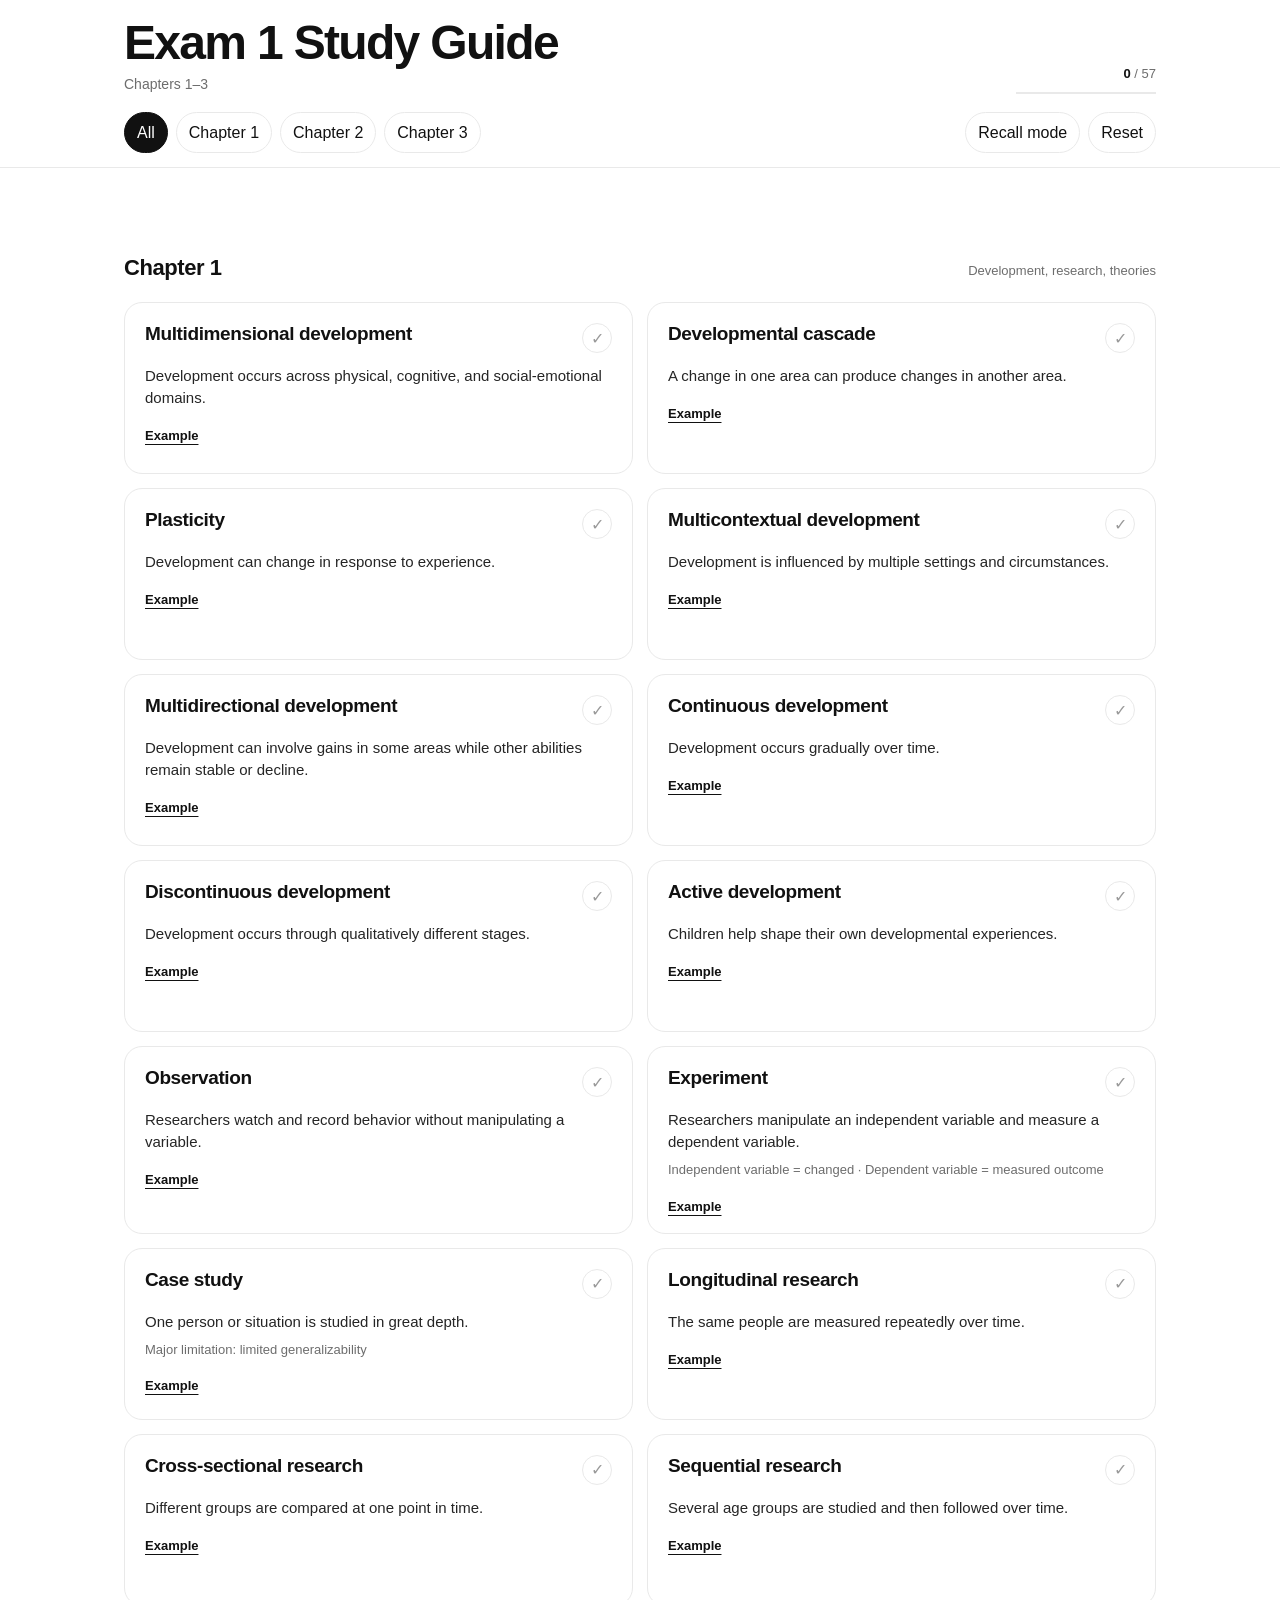
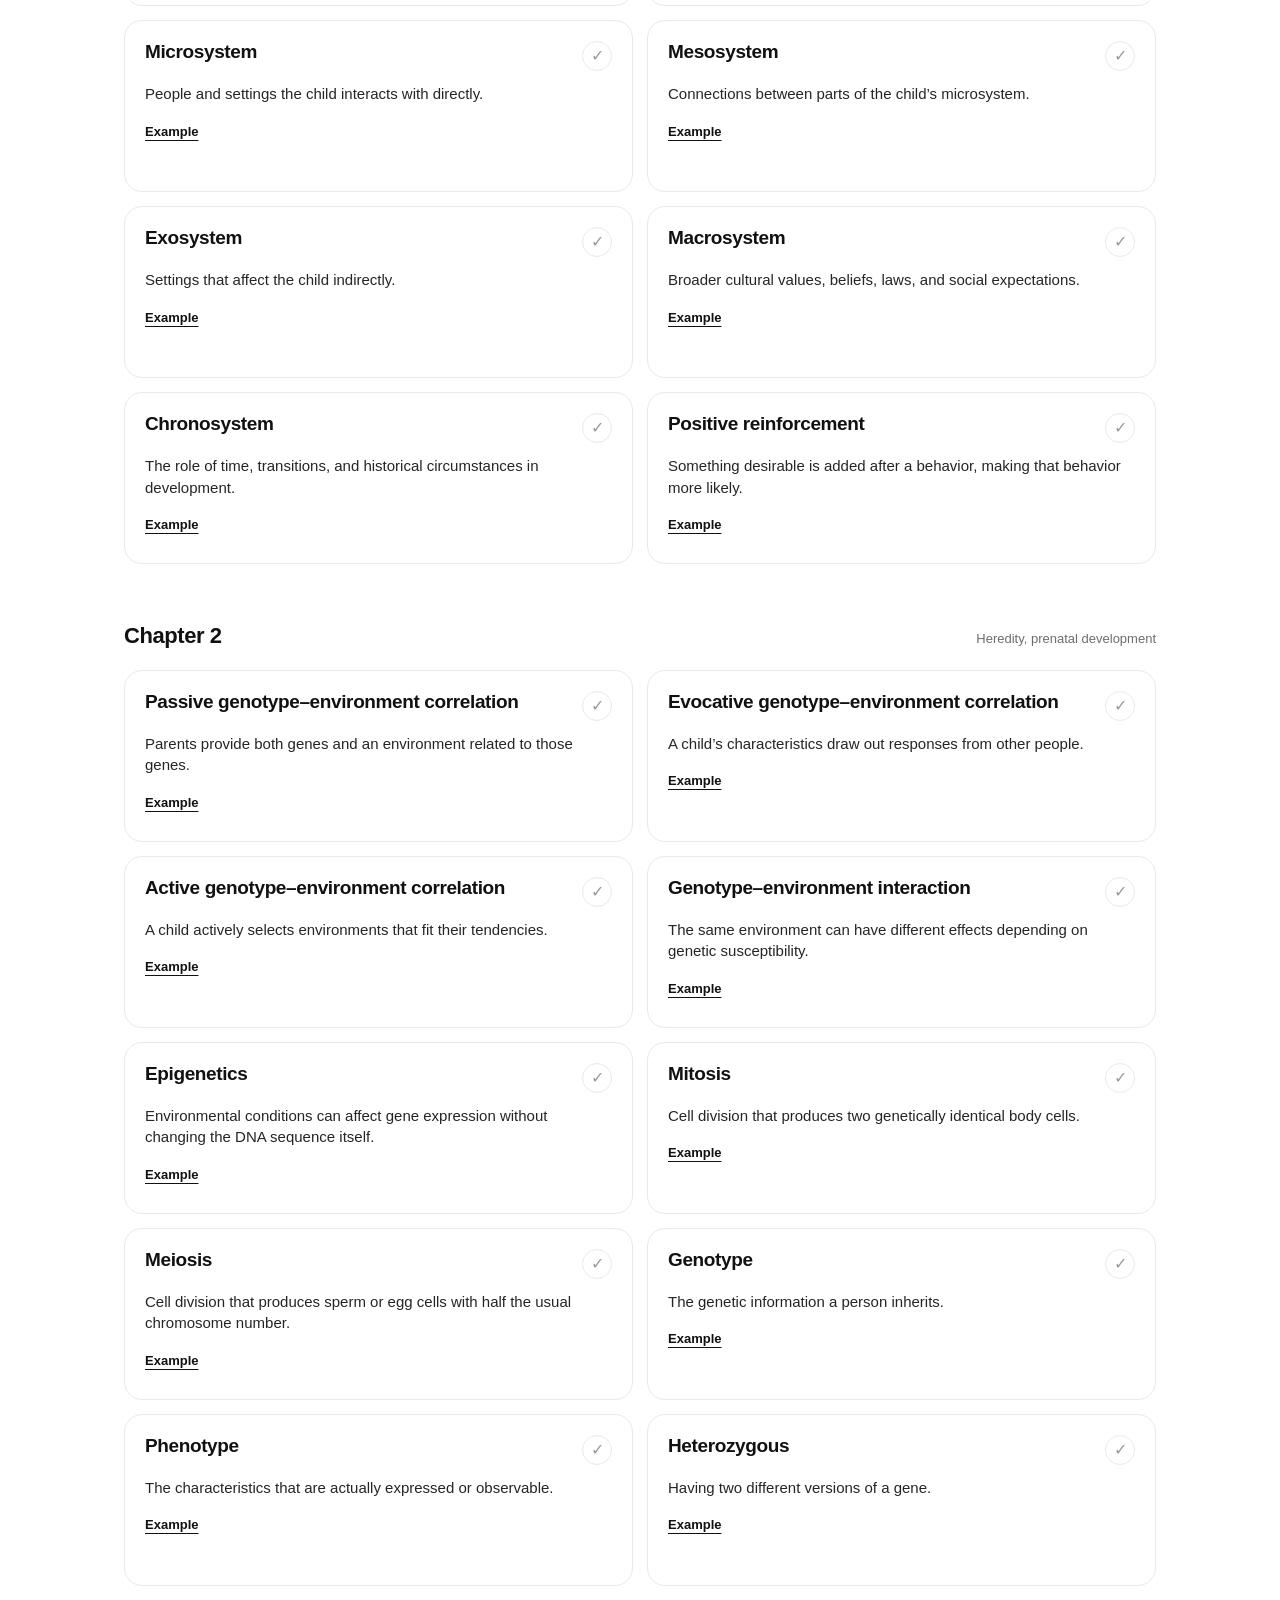
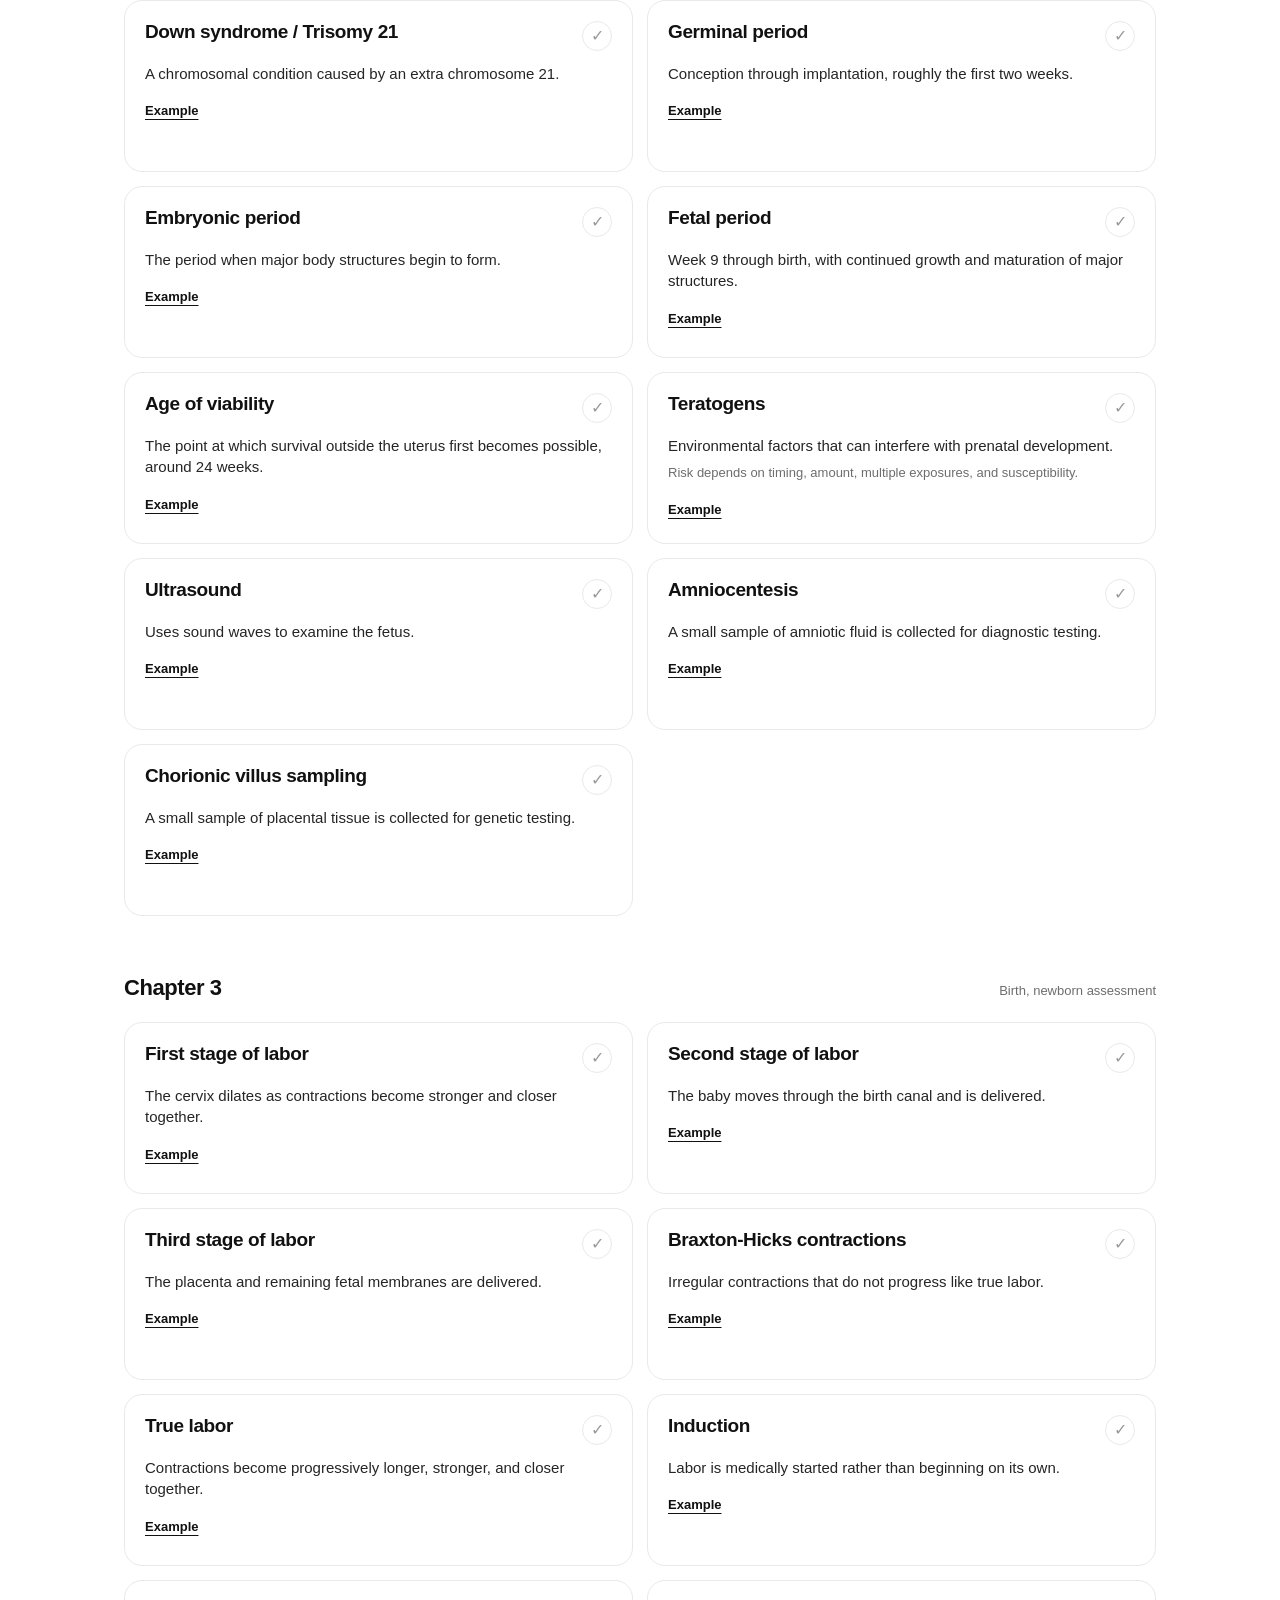
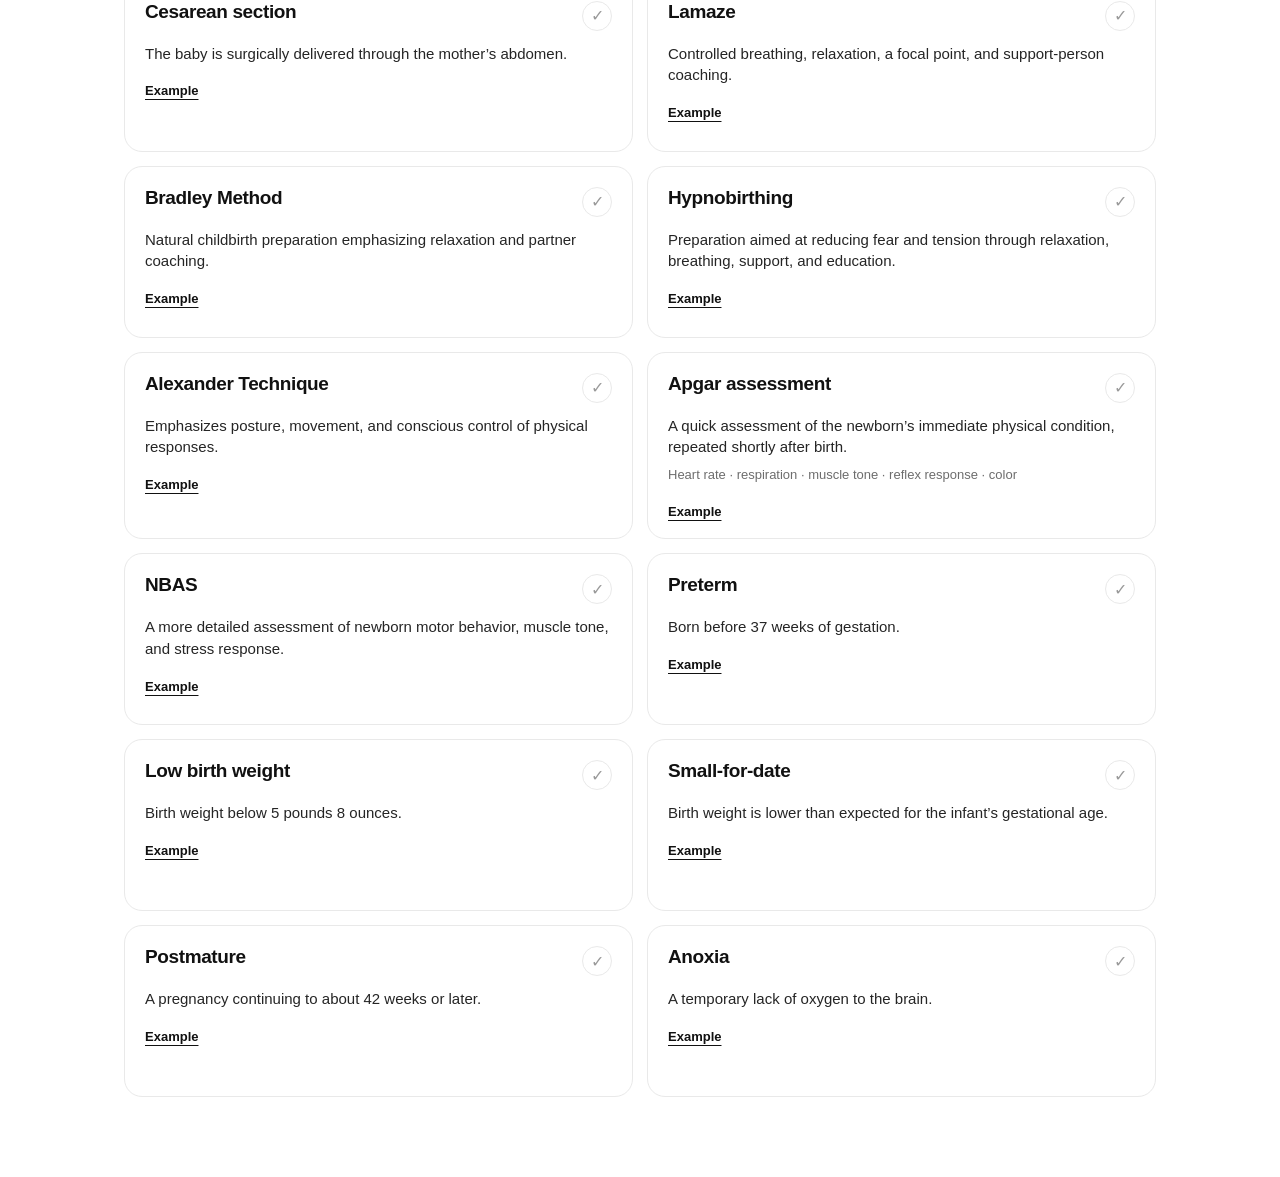
<file: index.html>
<!DOCTYPE html>
<html lang="en">
<head>
<meta charset="UTF-8" />
<meta name="viewport" content="width=device-width, initial-scale=1" />
<title>Exam 1 Study Guide — Chapters 1–3</title>
<style>
  :root{
    --bg:#fff;
    --fg:#111;
    --muted:#6d6d6d;
    --line:#e9e9e9;
    --soft:#f7f7f7;
    --radius:18px;
  }
  *{box-sizing:border-box}
  html{scroll-behavior:smooth}
  body{
    margin:0;
    background:var(--bg);
    color:var(--fg);
    font-family:Inter, ui-sans-serif, -apple-system, BlinkMacSystemFont, "Segoe UI", Helvetica, Arial, sans-serif;
    line-height:1.45;
  }
  button{font:inherit;color:inherit}
  .wrap{max-width:1080px;margin:0 auto;padding:28px 24px 80px}
  .top{
    position:sticky;top:0;z-index:20;
    background:rgba(255,255,255,.94);
    backdrop-filter:blur(12px);
    border-bottom:1px solid var(--line);
  }
  .top-inner{max-width:1080px;margin:0 auto;padding:18px 24px 14px}
  .title-row{display:flex;align-items:flex-end;justify-content:space-between;gap:20px}
  h1{font-size:clamp(30px,4vw,48px);line-height:1.04;margin:0;font-weight:760;letter-spacing:-.035em}
  .sub{font-size:14px;color:var(--muted);margin-top:6px}
  .progress{min-width:140px;text-align:right;font-size:13px;color:var(--muted)}
  .progress strong{color:var(--fg);font-weight:650}
  .progress-line{height:2px;background:var(--line);margin-top:8px;overflow:hidden}
  .progress-fill{height:100%;width:0;background:var(--fg);transition:width .25s ease}
  .controls{display:flex;gap:8px;flex-wrap:wrap;margin-top:18px}
  .chip,.mode-btn,.reset-btn{
    border:1px solid var(--line);background:#fff;border-radius:999px;padding:8px 12px;cursor:pointer;
    transition:.16s ease;
  }
  .chip:hover,.mode-btn:hover,.reset-btn:hover{border-color:#cfcfcf}
  .chip.active,.mode-btn.active{background:#111;color:#fff;border-color:#111}
  .controls-spacer{flex:1}
  section{padding-top:56px}
  .section-head{display:flex;align-items:baseline;justify-content:space-between;gap:16px;margin-bottom:18px}
  h2{font-size:22px;margin:0;font-weight:720;letter-spacing:-.02em}
  .section-count{font-size:13px;color:var(--muted)}
  .grid{display:grid;grid-template-columns:repeat(2,minmax(0,1fr));gap:14px}
  .card{
    position:relative;border:1px solid var(--line);border-radius:var(--radius);padding:20px 20px 16px;background:#fff;
    min-height:172px;transition:border-color .16s ease, transform .16s ease;
  }
  .card:hover{border-color:#d8d8d8}
  .card-top{display:flex;justify-content:space-between;gap:14px;align-items:flex-start}
  .term{font-size:19px;line-height:1.15;font-weight:700;letter-spacing:-.02em}
  .mark{
    width:30px;height:30px;flex:0 0 30px;border-radius:50%;border:1px solid var(--line);background:#fff;cursor:pointer;
    display:grid;place-items:center;color:#999;transition:.16s ease;
  }
  .mark:hover{border-color:#bbb;color:#555}
  .card.known .mark{background:#111;color:#fff;border-color:#111}
  .definition{font-size:15px;margin-top:12px;color:#252525}
  .mini{font-size:13px;color:var(--muted);margin-top:8px}
  .example-toggle{
    margin-top:18px;border:0;background:transparent;padding:0;cursor:pointer;font-weight:620;font-size:13px;
    text-decoration:underline;text-underline-offset:4px;text-decoration-thickness:1px;
  }
  .example{display:none;margin-top:12px;padding-top:12px;border-top:1px solid var(--line);font-size:14px;color:#333}
  .card.example-open .example{display:block}
  .card.example-open .example-toggle .show{display:none}
  .card:not(.example-open) .example-toggle .hide{display:none}

  .recall .definition,.recall .mini{filter:blur(7px);user-select:none;transition:filter .18s ease}
  .recall .card.revealed .definition,.recall .card.revealed .mini{filter:none;user-select:text}
  .recall .card{cursor:pointer}
  .recall .card .example-toggle,.recall .card .mark{cursor:pointer}
  .recall .recall-label{display:block}
  .recall-label{display:none;margin-top:12px;font-size:12px;color:var(--muted)}

  .hidden{display:none!important}
  @media (max-width:760px){
    .grid{grid-template-columns:1fr}
    .title-row{align-items:flex-start;flex-direction:column}
    .progress{text-align:left;min-width:0;width:100%}
  }
  @media print{
    .top{position:static;border-bottom:0}
    .controls,.mark,.example-toggle,.progress{display:none!important}
    .wrap{max-width:none;padding:18px}
    section{padding-top:28px}
    .grid{grid-template-columns:1fr 1fr}
    .example{display:block!important}
    .card{break-inside:avoid}
  }
</style>
</head>
<body>
<header class="top">
  <div class="top-inner">
    <div class="title-row">
      <div>
        <h1>Exam 1 Study Guide</h1>
        <div class="sub">Chapters 1–3</div>
      </div>
      <div class="progress">
        <div><strong id="knownCount">0</strong> / <span id="totalCount">0</span></div>
        <div class="progress-line"><div class="progress-fill" id="progressFill"></div></div>
      </div>
    </div>
    <div class="controls">
      <button class="chip active" data-filter="all">All</button>
      <button class="chip" data-filter="1">Chapter 1</button>
      <button class="chip" data-filter="2">Chapter 2</button>
      <button class="chip" data-filter="3">Chapter 3</button>
      <span class="controls-spacer"></span>
      <button class="mode-btn" id="recallBtn">Recall mode</button>
      <button class="reset-btn" id="resetBtn">Reset</button>
    </div>
  </div>
</header>

<main class="wrap" id="guide">
  <section data-chapter="1">
    <div class="section-head"><h2>Chapter 1</h2><div class="section-count">Development, research, theories</div></div>
    <div class="grid">
      <article class="card"><div class="card-top"><div class="term">Multidimensional development</div><button class="mark" aria-label="Mark known">✓</button></div><div class="definition">Development occurs across physical, cognitive, and social-emotional domains.</div><div class="recall-label">Tap card to reveal</div><button class="example-toggle"><span class="show">Example</span><span class="hide">Hide example</span></button><div class="example">A preschooler becomes better at balancing on one foot, learns to count higher, and becomes more comfortable playing cooperatively with classmates.</div></article>

      <article class="card"><div class="card-top"><div class="term">Developmental cascade</div><button class="mark" aria-label="Mark known">✓</button></div><div class="definition">A change in one area can produce changes in another area.</div><div class="recall-label">Tap card to reveal</div><button class="example-toggle"><span class="show">Example</span><span class="hide">Hide example</span></button><div class="example">As a child’s language improves, they can explain what they want more clearly, which may reduce frustration during interactions with others.</div></article>

      <article class="card"><div class="card-top"><div class="term">Plasticity</div><button class="mark" aria-label="Mark known">✓</button></div><div class="definition">Development can change in response to experience.</div><div class="recall-label">Tap card to reveal</div><button class="example-toggle"><span class="show">Example</span><span class="hide">Hide example</span></button><div class="example">A child who initially has difficulty reading becomes much more skilled after receiving targeted instruction over time.</div></article>

      <article class="card"><div class="card-top"><div class="term">Multicontextual development</div><button class="mark" aria-label="Mark known">✓</button></div><div class="definition">Development is influenced by multiple settings and circumstances.</div><div class="recall-label">Tap card to reveal</div><button class="example-toggle"><span class="show">Example</span><span class="hide">Hide example</span></button><div class="example">A child’s experience is shaped by expectations at home, relationships with classmates, community resources, and cultural beliefs.</div></article>

      <article class="card"><div class="card-top"><div class="term">Multidirectional development</div><button class="mark" aria-label="Mark known">✓</button></div><div class="definition">Development can involve gains in some areas while other abilities remain stable or decline.</div><div class="recall-label">Tap card to reveal</div><button class="example-toggle"><span class="show">Example</span><span class="hide">Hide example</span></button><div class="example">A teenager becomes faster at solving abstract problems while becoming less interested in activities they enjoyed as a younger child.</div></article>

      <article class="card"><div class="card-top"><div class="term">Continuous development</div><button class="mark" aria-label="Mark known">✓</button></div><div class="definition">Development occurs gradually over time.</div><div class="recall-label">Tap card to reveal</div><button class="example-toggle"><span class="show">Example</span><span class="hide">Hide example</span></button><div class="example">A child’s handwriting slowly becomes more controlled and precise across several years.</div></article>

      <article class="card"><div class="card-top"><div class="term">Discontinuous development</div><button class="mark" aria-label="Mark known">✓</button></div><div class="definition">Development occurs through qualitatively different stages.</div><div class="recall-label">Tap card to reveal</div><button class="example-toggle"><span class="show">Example</span><span class="hide">Hide example</span></button><div class="example">A theorist argues that children’s reasoning changes in distinct ways rather than simply becoming gradually faster or more accurate.</div></article>

      <article class="card"><div class="card-top"><div class="term">Active development</div><button class="mark" aria-label="Mark known">✓</button></div><div class="definition">Children help shape their own developmental experiences.</div><div class="recall-label">Tap card to reveal</div><button class="example-toggle"><span class="show">Example</span><span class="hide">Hide example</span></button><div class="example">A curious child repeatedly takes apart old toys to figure out how they work and learns through that exploration.</div></article>

      <article class="card"><div class="card-top"><div class="term">Observation</div><button class="mark" aria-label="Mark known">✓</button></div><div class="definition">Researchers watch and record behavior without manipulating a variable.</div><div class="recall-label">Tap card to reveal</div><button class="example-toggle"><span class="show">Example</span><span class="hide">Hide example</span></button><div class="example">A researcher sits in a preschool classroom and records how often children enter ongoing group play.</div></article>

      <article class="card"><div class="card-top"><div class="term">Experiment</div><button class="mark" aria-label="Mark known">✓</button></div><div class="definition">Researchers manipulate an independent variable and measure a dependent variable.</div><div class="mini">Independent variable = changed · Dependent variable = measured outcome</div><div class="recall-label">Tap card to reveal</div><button class="example-toggle"><span class="show">Example</span><span class="hide">Hide example</span></button><div class="example">Researchers randomly assign children to two different memory-training activities and compare their later recall.</div></article>

      <article class="card"><div class="card-top"><div class="term">Case study</div><button class="mark" aria-label="Mark known">✓</button></div><div class="definition">One person or situation is studied in great depth.</div><div class="mini">Major limitation: limited generalizability</div><div class="recall-label">Tap card to reveal</div><button class="example-toggle"><span class="show">Example</span><span class="hide">Hide example</span></button><div class="example">A developmental psychologist closely studies one child who experienced an extremely unusual form of early sensory deprivation.</div></article>

      <article class="card"><div class="card-top"><div class="term">Longitudinal research</div><button class="mark" aria-label="Mark known">✓</button></div><div class="definition">The same people are measured repeatedly over time.</div><div class="recall-label">Tap card to reveal</div><button class="example-toggle"><span class="show">Example</span><span class="hide">Hide example</span></button><div class="example">Researchers begin studying a group of 3-year-olds and return to assess those same children every two years.</div></article>

      <article class="card"><div class="card-top"><div class="term">Cross-sectional research</div><button class="mark" aria-label="Mark known">✓</button></div><div class="definition">Different groups are compared at one point in time.</div><div class="recall-label">Tap card to reveal</div><button class="example-toggle"><span class="show">Example</span><span class="hide">Hide example</span></button><div class="example">Researchers compare a group of 4-year-olds, 8-year-olds, and 12-year-olds during the same semester.</div></article>

      <article class="card"><div class="card-top"><div class="term">Sequential research</div><button class="mark" aria-label="Mark known">✓</button></div><div class="definition">Several age groups are studied and then followed over time.</div><div class="recall-label">Tap card to reveal</div><button class="example-toggle"><span class="show">Example</span><span class="hide">Hide example</span></button><div class="example">Researchers begin with several age groups and then continue following each group over time.</div></article>

      <article class="card"><div class="card-top"><div class="term">Microsystem</div><button class="mark" aria-label="Mark known">✓</button></div><div class="definition">People and settings the child interacts with directly.</div><div class="recall-label">Tap card to reveal</div><button class="example-toggle"><span class="show">Example</span><span class="hide">Hide example</span></button><div class="example">A child’s daily interactions with a soccer coach.</div></article>

      <article class="card"><div class="card-top"><div class="term">Mesosystem</div><button class="mark" aria-label="Mark known">✓</button></div><div class="definition">Connections between parts of the child’s microsystem.</div><div class="recall-label">Tap card to reveal</div><button class="example-toggle"><span class="show">Example</span><span class="hide">Hide example</span></button><div class="example">A child’s after-school program begins coordinating regularly with the child’s family.</div></article>

      <article class="card"><div class="card-top"><div class="term">Exosystem</div><button class="mark" aria-label="Mark known">✓</button></div><div class="definition">Settings that affect the child indirectly.</div><div class="recall-label">Tap card to reveal</div><button class="example-toggle"><span class="show">Example</span><span class="hide">Hide example</span></button><div class="example">A parent’s employer changes work schedules, which changes when the parent is available at home.</div></article>

      <article class="card"><div class="card-top"><div class="term">Macrosystem</div><button class="mark" aria-label="Mark known">✓</button></div><div class="definition">Broader cultural values, beliefs, laws, and social expectations.</div><div class="recall-label">Tap card to reveal</div><button class="example-toggle"><span class="show">Example</span><span class="hide">Hide example</span></button><div class="example">Cultural beliefs about how much independence children should have influence parenting practices.</div></article>

      <article class="card"><div class="card-top"><div class="term">Chronosystem</div><button class="mark" aria-label="Mark known">✓</button></div><div class="definition">The role of time, transitions, and historical circumstances in development.</div><div class="recall-label">Tap card to reveal</div><button class="example-toggle"><span class="show">Example</span><span class="hide">Hide example</span></button><div class="example">A child grows up during a major period of technological or social change that alters everyday childhood experiences.</div></article>

      <article class="card"><div class="card-top"><div class="term">Positive reinforcement</div><button class="mark" aria-label="Mark known">✓</button></div><div class="definition">Something desirable is added after a behavior, making that behavior more likely.</div><div class="recall-label">Tap card to reveal</div><button class="example-toggle"><span class="show">Example</span><span class="hide">Hide example</span></button><div class="example">A child receives a sticker whenever they put away their materials, and they begin cleaning up more consistently.</div></article>
    </div>
  </section>

  <section data-chapter="2">
    <div class="section-head"><h2>Chapter 2</h2><div class="section-count">Heredity, prenatal development</div></div>
    <div class="grid">
      <article class="card"><div class="card-top"><div class="term">Passive genotype–environment correlation</div><button class="mark" aria-label="Mark known">✓</button></div><div class="definition">Parents provide both genes and an environment related to those genes.</div><div class="recall-label">Tap card to reveal</div><button class="example-toggle"><span class="show">Example</span><span class="hide">Hide example</span></button><div class="example">Parents who are naturally strong readers pass on characteristics related to language ability and also fill their home with books.</div></article>

      <article class="card"><div class="card-top"><div class="term">Evocative genotype–environment correlation</div><button class="mark" aria-label="Mark known">✓</button></div><div class="definition">A child’s characteristics draw out responses from other people.</div><div class="recall-label">Tap card to reveal</div><button class="example-toggle"><span class="show">Example</span><span class="hide">Hide example</span></button><div class="example">A highly persistent child causes adults to give them increasingly challenging activities.</div></article>

      <article class="card"><div class="card-top"><div class="term">Active genotype–environment correlation</div><button class="mark" aria-label="Mark known">✓</button></div><div class="definition">A child actively selects environments that fit their tendencies.</div><div class="recall-label">Tap card to reveal</div><button class="example-toggle"><span class="show">Example</span><span class="hide">Hide example</span></button><div class="example">A child who enjoys physical activity chooses to spend lunch playing basketball rather than sitting indoors.</div></article>

      <article class="card"><div class="card-top"><div class="term">Genotype–environment interaction</div><button class="mark" aria-label="Mark known">✓</button></div><div class="definition">The same environment can have different effects depending on genetic susceptibility.</div><div class="recall-label">Tap card to reveal</div><button class="example-toggle"><span class="show">Example</span><span class="hide">Hide example</span></button><div class="example">Two children experience the same highly demanding environment, but it produces much greater anxiety in the child with greater biological susceptibility.</div></article>

      <article class="card"><div class="card-top"><div class="term">Epigenetics</div><button class="mark" aria-label="Mark known">✓</button></div><div class="definition">Environmental conditions can affect gene expression without changing the DNA sequence itself.</div><div class="recall-label">Tap card to reveal</div><button class="example-toggle"><span class="show">Example</span><span class="hide">Hide example</span></button><div class="example">An environmental experience changes the activity of genes without changing the underlying DNA sequence itself.</div></article>

      <article class="card"><div class="card-top"><div class="term">Mitosis</div><button class="mark" aria-label="Mark known">✓</button></div><div class="definition">Cell division that produces two genetically identical body cells.</div><div class="recall-label">Tap card to reveal</div><button class="example-toggle"><span class="show">Example</span><span class="hide">Hide example</span></button><div class="example">As a child grows taller, body cells reproduce to create additional cells.</div></article>

      <article class="card"><div class="card-top"><div class="term">Meiosis</div><button class="mark" aria-label="Mark known">✓</button></div><div class="definition">Cell division that produces sperm or egg cells with half the usual chromosome number.</div><div class="recall-label">Tap card to reveal</div><button class="example-toggle"><span class="show">Example</span><span class="hide">Hide example</span></button><div class="example">Before conception occurs, reproductive cells are produced with only half of the usual chromosome number.</div></article>

      <article class="card"><div class="card-top"><div class="term">Genotype</div><button class="mark" aria-label="Mark known">✓</button></div><div class="definition">The genetic information a person inherits.</div><div class="recall-label">Tap card to reveal</div><button class="example-toggle"><span class="show">Example</span><span class="hide">Hide example</span></button><div class="example">Someone carries genetic information associated with a trait, whether or not that trait is visibly expressed.</div></article>

      <article class="card"><div class="card-top"><div class="term">Phenotype</div><button class="mark" aria-label="Mark known">✓</button></div><div class="definition">The characteristics that are actually expressed or observable.</div><div class="recall-label">Tap card to reveal</div><button class="example-toggle"><span class="show">Example</span><span class="hide">Hide example</span></button><div class="example">The visible or measurable form of an inherited characteristic is the phenotype.</div></article>

      <article class="card"><div class="card-top"><div class="term">Heterozygous</div><button class="mark" aria-label="Mark known">✓</button></div><div class="definition">Having two different versions of a gene.</div><div class="recall-label">Tap card to reveal</div><button class="example-toggle"><span class="show">Example</span><span class="hide">Hide example</span></button><div class="example">A person inherits one dominant allele and one recessive allele for the same characteristic.</div></article>

      <article class="card"><div class="card-top"><div class="term">Down syndrome / Trisomy 21</div><button class="mark" aria-label="Mark known">✓</button></div><div class="definition">A chromosomal condition caused by an extra chromosome 21.</div><div class="recall-label">Tap card to reveal</div><button class="example-toggle"><span class="show">Example</span><span class="hide">Hide example</span></button><div class="example">A karyogram shows three copies of chromosome 21.</div></article>

      <article class="card"><div class="card-top"><div class="term">Germinal period</div><button class="mark" aria-label="Mark known">✓</button></div><div class="definition">Conception through implantation, roughly the first two weeks.</div><div class="recall-label">Tap card to reveal</div><button class="example-toggle"><span class="show">Example</span><span class="hide">Hide example</span></button><div class="example">Several days after fertilization, a rapidly dividing group of cells is approaching the uterus.</div></article>

      <article class="card"><div class="card-top"><div class="term">Embryonic period</div><button class="mark" aria-label="Mark known">✓</button></div><div class="definition">The period when major body structures begin to form.</div><div class="recall-label">Tap card to reveal</div><button class="example-toggle"><span class="show">Example</span><span class="hide">Hide example</span></button><div class="example">At five weeks, the basic foundations of several major organs are being established.</div></article>

      <article class="card"><div class="card-top"><div class="term">Fetal period</div><button class="mark" aria-label="Mark known">✓</button></div><div class="definition">Week 9 through birth, with continued growth and maturation of major structures.</div><div class="recall-label">Tap card to reveal</div><button class="example-toggle"><span class="show">Example</span><span class="hide">Hide example</span></button><div class="example">At six months, many basic structures already exist and are continuing to grow and mature.</div></article>

      <article class="card"><div class="card-top"><div class="term">Age of viability</div><button class="mark" aria-label="Mark known">✓</button></div><div class="definition">The point at which survival outside the uterus first becomes possible, around 24 weeks.</div><div class="recall-label">Tap card to reveal</div><button class="example-toggle"><span class="show">Example</span><span class="hide">Hide example</span></button><div class="example">Doctors are discussing whether a very early fetus has reached the point at which survival outside the uterus may be possible with intensive medical care.</div></article>

      <article class="card"><div class="card-top"><div class="term">Teratogens</div><button class="mark" aria-label="Mark known">✓</button></div><div class="definition">Environmental factors that can interfere with prenatal development.</div><div class="mini">Risk depends on timing, amount, multiple exposures, and susceptibility.</div><div class="recall-label">Tap card to reveal</div><button class="example-toggle"><span class="show">Example</span><span class="hide">Hide example</span></button><div class="example">Two prenatal exposures occur at different points in pregnancy, and the earlier exposure affects a structure that was forming at that particular time.</div></article>

      <article class="card"><div class="card-top"><div class="term">Ultrasound</div><button class="mark" aria-label="Mark known">✓</button></div><div class="definition">Uses sound waves to examine the fetus.</div><div class="recall-label">Tap card to reveal</div><button class="example-toggle"><span class="show">Example</span><span class="hide">Hide example</span></button><div class="example">A clinician uses sound waves to check fetal growth and position.</div></article>

      <article class="card"><div class="card-top"><div class="term">Amniocentesis</div><button class="mark" aria-label="Mark known">✓</button></div><div class="definition">A small sample of amniotic fluid is collected for diagnostic testing.</div><div class="recall-label">Tap card to reveal</div><button class="example-toggle"><span class="show">Example</span><span class="hide">Hide example</span></button><div class="example">A clinician collects a small sample of the fluid surrounding the fetus for diagnostic testing.</div></article>

      <article class="card"><div class="card-top"><div class="term">Chorionic villus sampling</div><button class="mark" aria-label="Mark known">✓</button></div><div class="definition">A small sample of placental tissue is collected for genetic testing.</div><div class="recall-label">Tap card to reveal</div><button class="example-toggle"><span class="show">Example</span><span class="hide">Hide example</span></button><div class="example">A clinician obtains a small sample of placental tissue for genetic analysis.</div></article>
    </div>
  </section>

  <section data-chapter="3">
    <div class="section-head"><h2>Chapter 3</h2><div class="section-count">Birth, newborn assessment</div></div>
    <div class="grid">
      <article class="card"><div class="card-top"><div class="term">First stage of labor</div><button class="mark" aria-label="Mark known">✓</button></div><div class="definition">The cervix dilates as contractions become stronger and closer together.</div><div class="recall-label">Tap card to reveal</div><button class="example-toggle"><span class="show">Example</span><span class="hide">Hide example</span></button><div class="example">Contractions are becoming more frequent while the cervix progresses from 4 centimeters to 8 centimeters dilated.</div></article>

      <article class="card"><div class="card-top"><div class="term">Second stage of labor</div><button class="mark" aria-label="Mark known">✓</button></div><div class="definition">The baby moves through the birth canal and is delivered.</div><div class="recall-label">Tap card to reveal</div><button class="example-toggle"><span class="show">Example</span><span class="hide">Hide example</span></button><div class="example">The cervix is fully dilated and pushing begins as the infant moves toward delivery.</div></article>

      <article class="card"><div class="card-top"><div class="term">Third stage of labor</div><button class="mark" aria-label="Mark known">✓</button></div><div class="definition">The placenta and remaining fetal membranes are delivered.</div><div class="recall-label">Tap card to reveal</div><button class="example-toggle"><span class="show">Example</span><span class="hide">Hide example</span></button><div class="example">Several minutes after the infant is born, the remaining fetal membranes and placenta are expelled.</div></article>

      <article class="card"><div class="card-top"><div class="term">Braxton-Hicks contractions</div><button class="mark" aria-label="Mark known">✓</button></div><div class="definition">Irregular contractions that do not progress like true labor.</div><div class="recall-label">Tap card to reveal</div><button class="example-toggle"><span class="show">Example</span><span class="hide">Hide example</span></button><div class="example">Late in pregnancy, contractions occur irregularly and then disappear rather than steadily increasing.</div></article>

      <article class="card"><div class="card-top"><div class="term">True labor</div><button class="mark" aria-label="Mark known">✓</button></div><div class="definition">Contractions become progressively longer, stronger, and closer together.</div><div class="recall-label">Tap card to reveal</div><button class="example-toggle"><span class="show">Example</span><span class="hide">Hide example</span></button><div class="example">Contractions become progressively longer, stronger, and closer together over time.</div></article>

      <article class="card"><div class="card-top"><div class="term">Induction</div><button class="mark" aria-label="Mark known">✓</button></div><div class="definition">Labor is medically started rather than beginning on its own.</div><div class="recall-label">Tap card to reveal</div><button class="example-toggle"><span class="show">Example</span><span class="hide">Hide example</span></button><div class="example">Pregnancy has progressed well beyond the expected due date, so medication is used to begin labor.</div></article>

      <article class="card"><div class="card-top"><div class="term">Cesarean section</div><button class="mark" aria-label="Mark known">✓</button></div><div class="definition">The baby is surgically delivered through the mother’s abdomen.</div><div class="recall-label">Tap card to reveal</div><button class="example-toggle"><span class="show">Example</span><span class="hide">Hide example</span></button><div class="example">During labor, clinicians determine that the infant cannot safely be delivered vaginally and perform surgery to deliver the baby.</div></article>

      <article class="card"><div class="card-top"><div class="term">Lamaze</div><button class="mark" aria-label="Mark known">✓</button></div><div class="definition">Controlled breathing, relaxation, a focal point, and support-person coaching.</div><div class="recall-label">Tap card to reveal</div><button class="example-toggle"><span class="show">Example</span><span class="hide">Hide example</span></button><div class="example">Expectant parents practice patterned breathing and focusing attention while a partner learns how to provide support.</div></article>

      <article class="card"><div class="card-top"><div class="term">Bradley Method</div><button class="mark" aria-label="Mark known">✓</button></div><div class="definition">Natural childbirth preparation emphasizing relaxation and partner coaching.</div><div class="recall-label">Tap card to reveal</div><button class="example-toggle"><span class="show">Example</span><span class="hide">Hide example</span></button><div class="example">A couple prepares for an unmedicated birth with substantial emphasis on relaxation and partner coaching.</div></article>

      <article class="card"><div class="card-top"><div class="term">Hypnobirthing</div><button class="mark" aria-label="Mark known">✓</button></div><div class="definition">Preparation aimed at reducing fear and tension through relaxation, breathing, support, and education.</div><div class="recall-label">Tap card to reveal</div><button class="example-toggle"><span class="show">Example</span><span class="hide">Hide example</span></button><div class="example">Preparation focuses on reducing fear and tension through relaxation, breathing, and education.</div></article>

      <article class="card"><div class="card-top"><div class="term">Alexander Technique</div><button class="mark" aria-label="Mark known">✓</button></div><div class="definition">Emphasizes posture, movement, and conscious control of physical responses.</div><div class="recall-label">Tap card to reveal</div><button class="example-toggle"><span class="show">Example</span><span class="hide">Hide example</span></button><div class="example">Preparation emphasizes posture, movement, and changing habitual physical responses to discomfort.</div></article>

      <article class="card"><div class="card-top"><div class="term">Apgar assessment</div><button class="mark" aria-label="Mark known">✓</button></div><div class="definition">A quick assessment of the newborn’s immediate physical condition, repeated shortly after birth.</div><div class="mini">Heart rate · respiration · muscle tone · reflex response · color</div><div class="recall-label">Tap card to reveal</div><button class="example-toggle"><span class="show">Example</span><span class="hide">Hide example</span></button><div class="example">Immediately after delivery, a clinician quickly evaluates several signs of how well an infant is making the transition to life outside the uterus, then repeats the evaluation a few minutes later.</div></article>

      <article class="card"><div class="card-top"><div class="term">NBAS</div><button class="mark" aria-label="Mark known">✓</button></div><div class="definition">A more detailed assessment of newborn motor behavior, muscle tone, and stress response.</div><div class="recall-label">Tap card to reveal</div><button class="example-toggle"><span class="show">Example</span><span class="hide">Hide example</span></button><div class="example">After the immediate post-birth period, a clinician conducts a more detailed assessment of how a newborn moves and responds to stimulation and stress.</div></article>

      <article class="card"><div class="card-top"><div class="term">Preterm</div><button class="mark" aria-label="Mark known">✓</button></div><div class="definition">Born before 37 weeks of gestation.</div><div class="recall-label">Tap card to reveal</div><button class="example-toggle"><span class="show">Example</span><span class="hide">Hide example</span></button><div class="example">An infant is delivered several weeks before the pregnancy has reached 37 weeks.</div></article>

      <article class="card"><div class="card-top"><div class="term">Low birth weight</div><button class="mark" aria-label="Mark known">✓</button></div><div class="definition">Birth weight below 5 pounds 8 ounces.</div><div class="recall-label">Tap card to reveal</div><button class="example-toggle"><span class="show">Example</span><span class="hide">Hide example</span></button><div class="example">A newborn reaches full term but weighs considerably less than 5 pounds 8 ounces.</div></article>

      <article class="card"><div class="card-top"><div class="term">Small-for-date</div><button class="mark" aria-label="Mark known">✓</button></div><div class="definition">Birth weight is lower than expected for the infant’s gestational age.</div><div class="recall-label">Tap card to reveal</div><button class="example-toggle"><span class="show">Example</span><span class="hide">Hide example</span></button><div class="example">A baby reaches 39 weeks but weighs much less than would normally be expected for that gestational age.</div></article>

      <article class="card"><div class="card-top"><div class="term">Postmature</div><button class="mark" aria-label="Mark known">✓</button></div><div class="definition">A pregnancy continuing to about 42 weeks or later.</div><div class="recall-label">Tap card to reveal</div><button class="example-toggle"><span class="show">Example</span><span class="hide">Hide example</span></button><div class="example">A pregnancy continues beyond 42 weeks.</div></article>

      <article class="card"><div class="card-top"><div class="term">Anoxia</div><button class="mark" aria-label="Mark known">✓</button></div><div class="definition">A temporary lack of oxygen to the brain.</div><div class="recall-label">Tap card to reveal</div><button class="example-toggle"><span class="show">Example</span><span class="hide">Hide example</span></button><div class="example">A complication temporarily interrupts the infant’s oxygen supply around the time of delivery.</div></article>
    </div>
  </section>
</main>

<script>
(() => {
  const guide = document.getElementById('guide');
  const cards = [...document.querySelectorAll('.card')];
  const sections = [...document.querySelectorAll('section[data-chapter]')];
  const chips = [...document.querySelectorAll('.chip')];
  const recallBtn = document.getElementById('recallBtn');
  const resetBtn = document.getElementById('resetBtn');
  const knownCount = document.getElementById('knownCount');
  const totalCount = document.getElementById('totalCount');
  const progressFill = document.getElementById('progressFill');

  totalCount.textContent = cards.length;

  function updateProgress(){
    const known = cards.filter(c => c.classList.contains('known')).length;
    knownCount.textContent = known;
    progressFill.style.width = `${(known/cards.length)*100}%`;
  }

  document.addEventListener('click', (e) => {
    const mark = e.target.closest('.mark');
    if (mark){
      e.stopPropagation();
      mark.closest('.card').classList.toggle('known');
      updateProgress();
      return;
    }
    const toggle = e.target.closest('.example-toggle');
    if (toggle){
      e.stopPropagation();
      toggle.closest('.card').classList.toggle('example-open');
      return;
    }
    const card = e.target.closest('.card');
    if (card && guide.classList.contains('recall')){
      card.classList.toggle('revealed');
    }
  });

  chips.forEach(chip => chip.addEventListener('click', () => {
    chips.forEach(c => c.classList.remove('active'));
    chip.classList.add('active');
    const filter = chip.dataset.filter;
    sections.forEach(section => {
      section.classList.toggle('hidden', filter !== 'all' && section.dataset.chapter !== filter);
    });
    window.scrollTo({top:0,behavior:'smooth'});
  }));

  recallBtn.addEventListener('click', () => {
    const on = guide.classList.toggle('recall');
    recallBtn.classList.toggle('active', on);
    cards.forEach(c => c.classList.remove('revealed'));
  });

  resetBtn.addEventListener('click', () => {
    cards.forEach(c => c.classList.remove('known','revealed','example-open'));
    guide.classList.remove('recall');
    recallBtn.classList.remove('active');
    chips.forEach(c => c.classList.toggle('active', c.dataset.filter === 'all'));
    sections.forEach(s => s.classList.remove('hidden'));
    updateProgress();
    window.scrollTo({top:0,behavior:'smooth'});
  });

  updateProgress();
})();
</script>
</body>
</html>
</file>
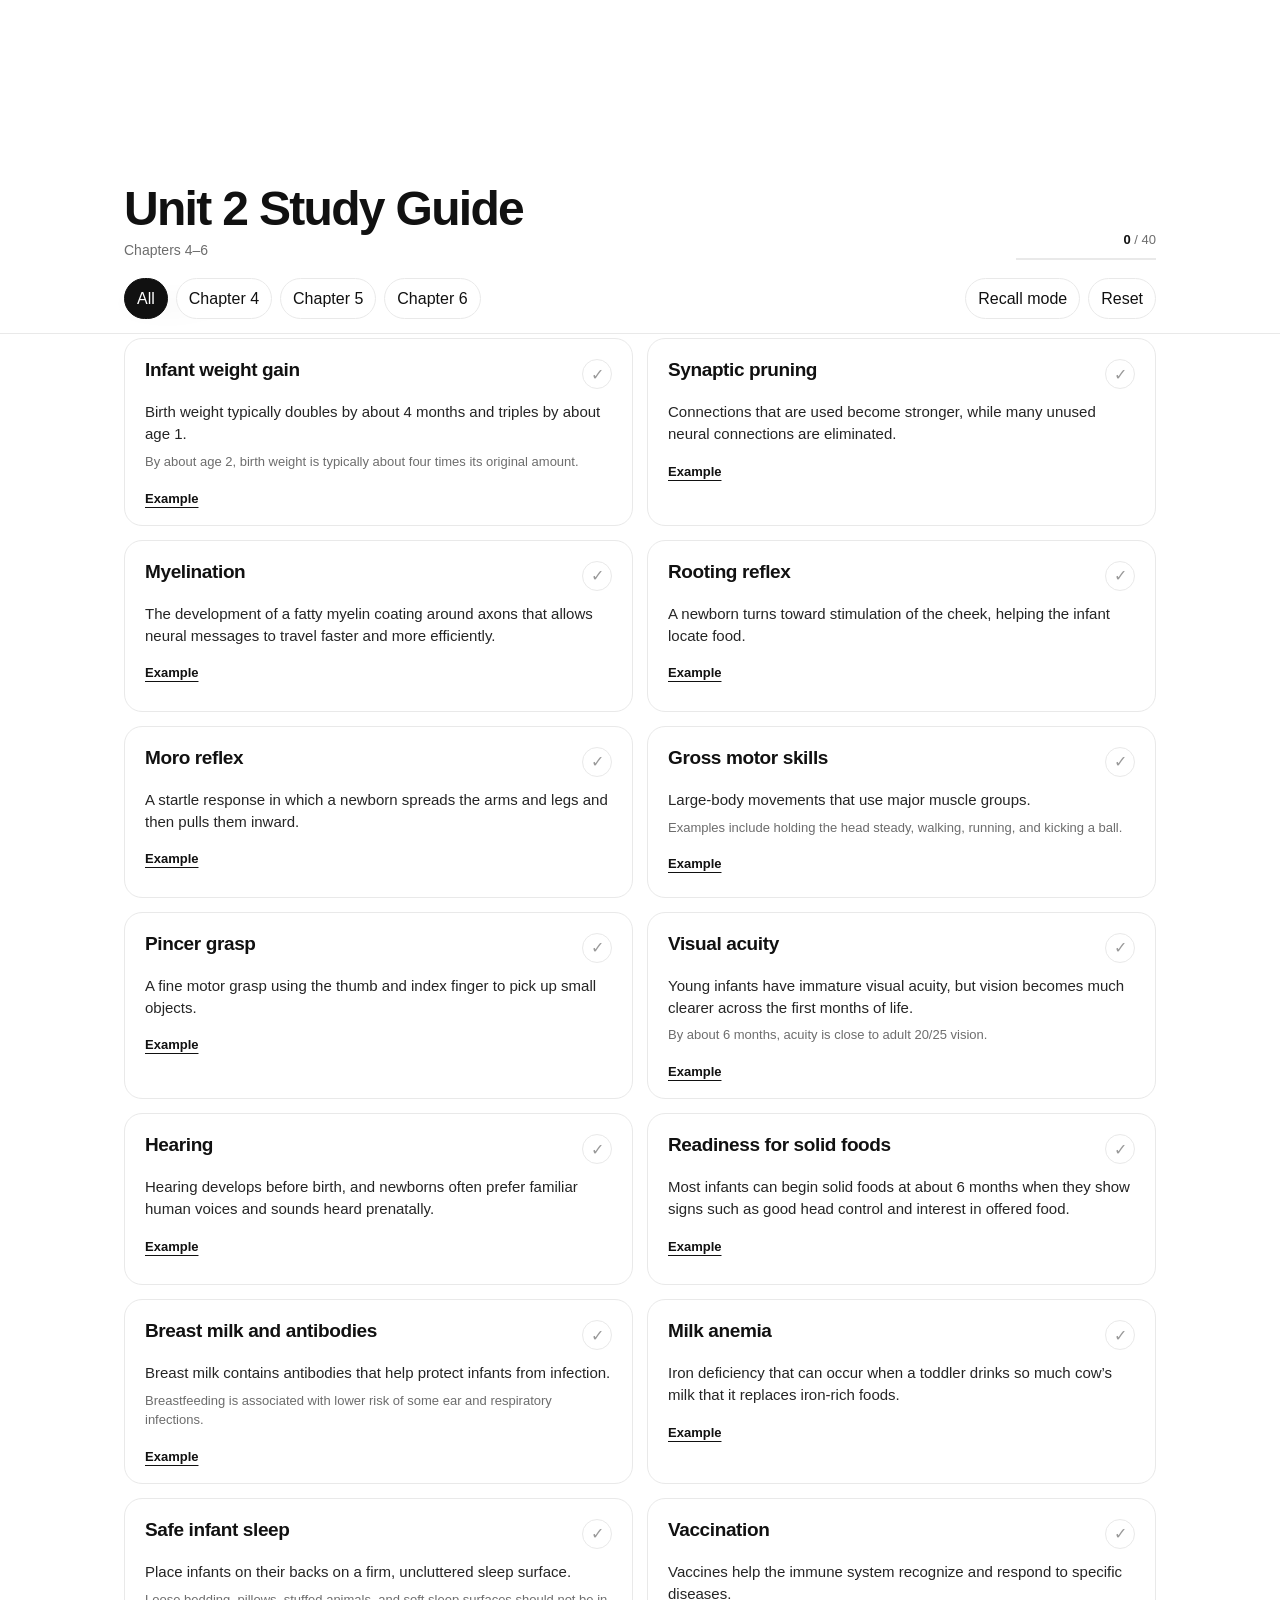
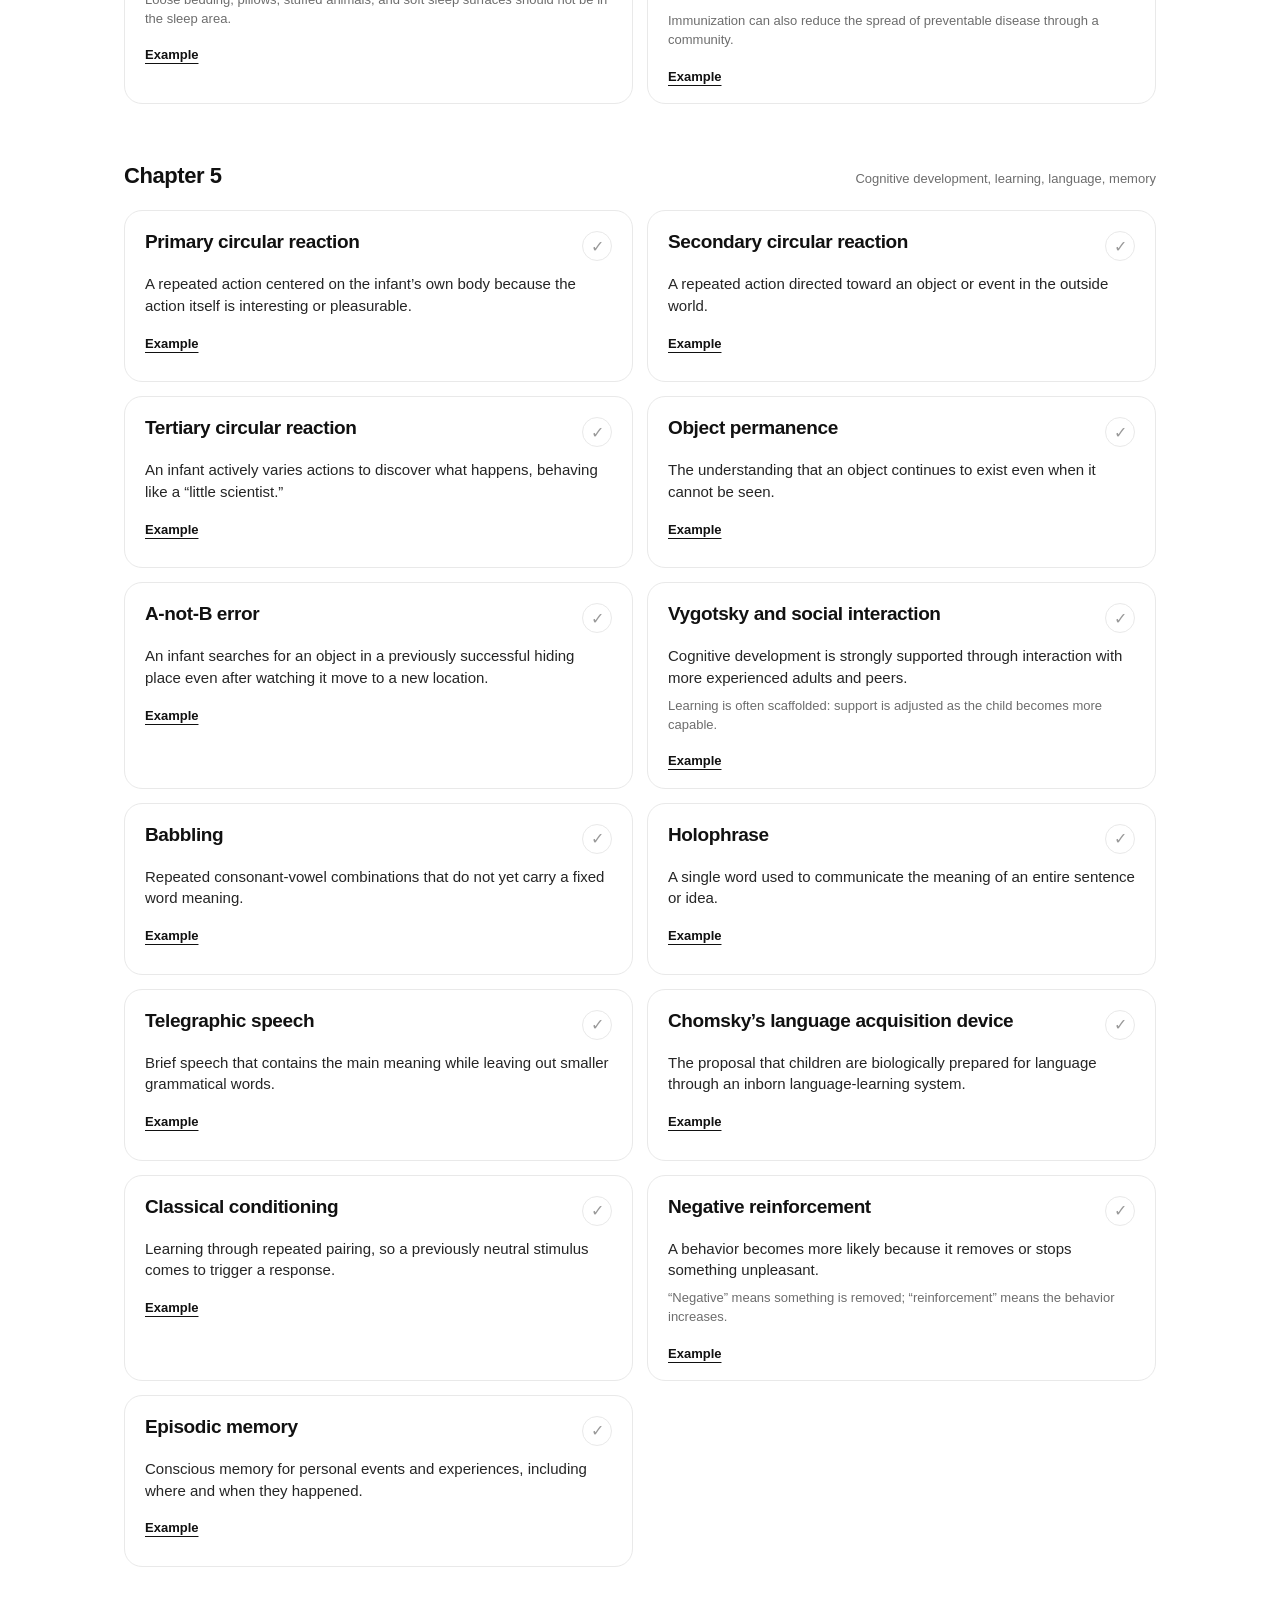
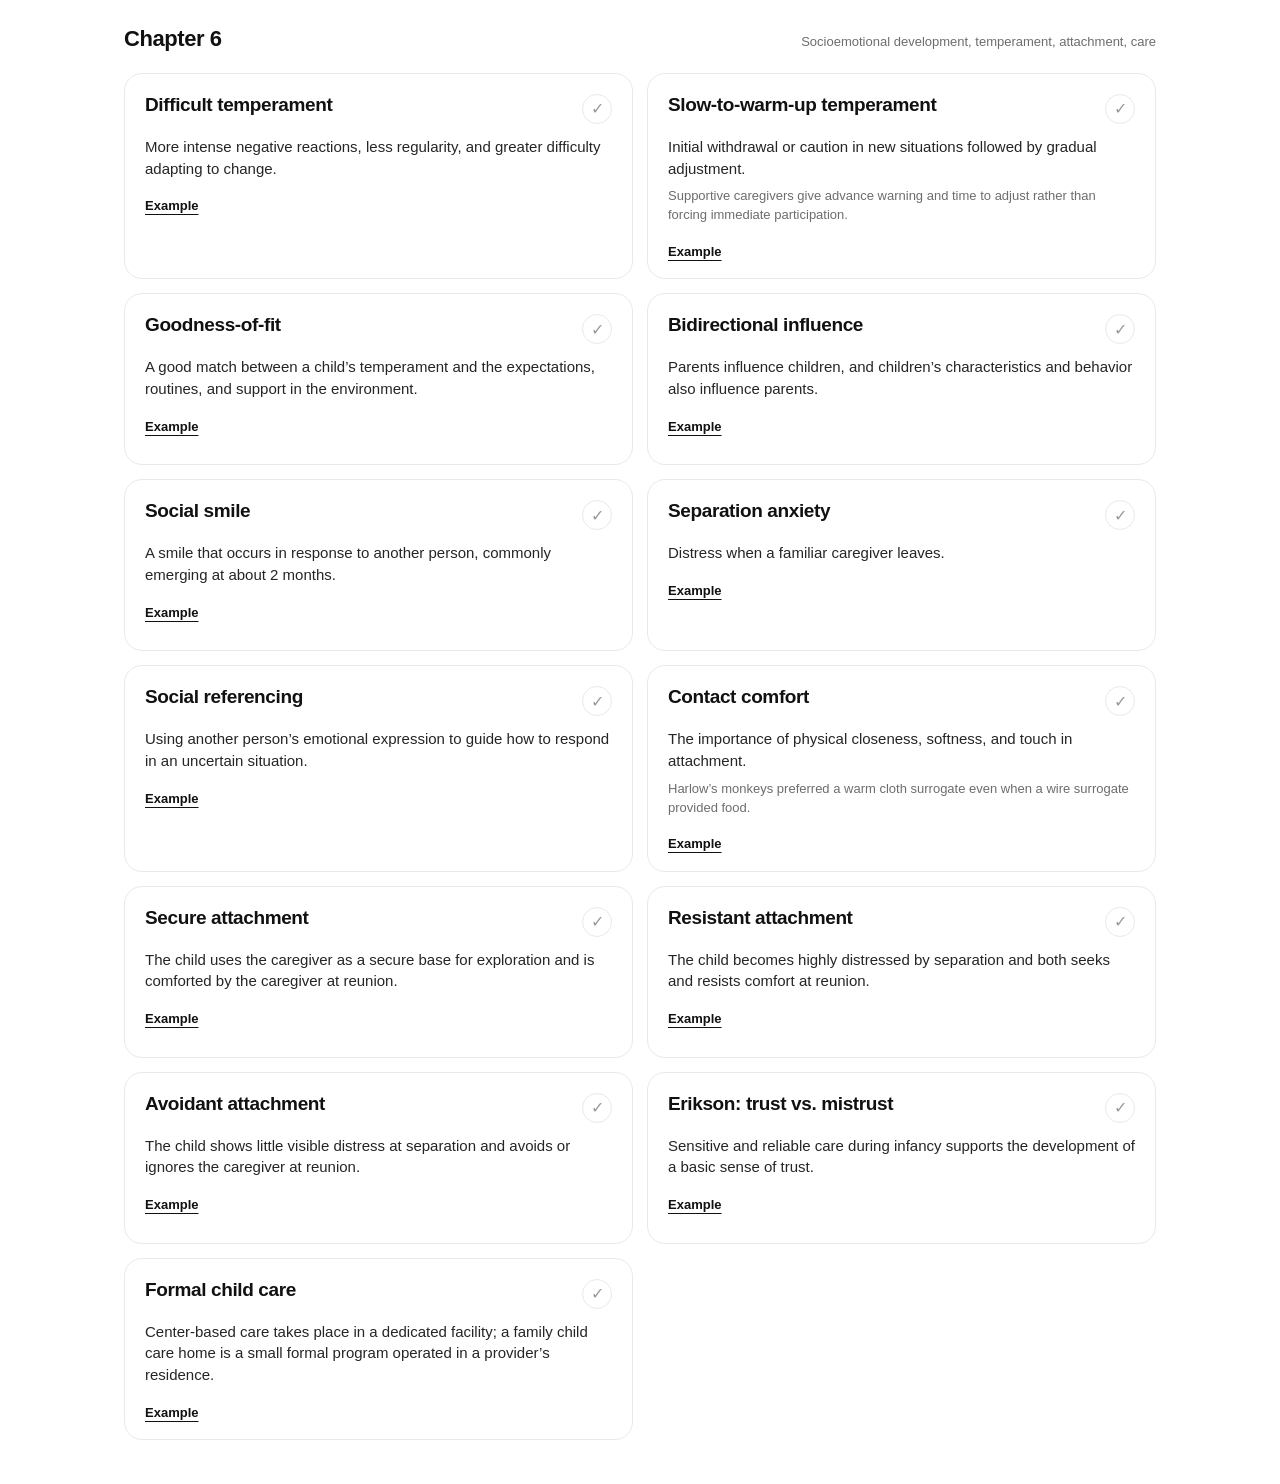
<file: unit2/index.html>
<!DOCTYPE html>
<html lang="en">
<head>
<meta charset="UTF-8">
<meta name="viewport" content="width=device-width,initial-scale=1">
<title>Unit 2 Study Guide — Chapters 4–6</title>
</head>
<body>
<script>
(async () => {
  const chapters = {
    4: {
      subtitle: "Physical development, health, motor skills",
      cards: [
        ["Infant weight gain","Birth weight typically doubles by about 4 months and triples by about age 1.","By about age 2, birth weight is typically about four times its original amount.","An infant who weighed 7 pounds at birth would be expected to weigh roughly 21 pounds around the first birthday."],
        ["Synaptic pruning","Connections that are used become stronger, while many unused neural connections are eliminated.","","A neural pathway that is rarely activated becomes less likely to remain as the brain becomes more efficient."],
        ["Myelination","The development of a fatty myelin coating around axons that allows neural messages to travel faster and more efficiently.","","As more axons become myelinated, communication among parts of the nervous system becomes quicker and more coordinated."],
        ["Rooting reflex","A newborn turns toward stimulation of the cheek, helping the infant locate food.","","When a caregiver strokes a newborn’s cheek, the baby turns the head toward the touch."],
        ["Moro reflex","A startle response in which a newborn spreads the arms and legs and then pulls them inward.","","A sudden loud noise causes a newborn to fling the arms outward and then bring them back toward the body."],
        ["Gross motor skills","Large-body movements that use major muscle groups.","Examples include holding the head steady, walking, running, and kicking a ball.","A toddler walking independently across a room is using a gross motor skill."],
        ["Pincer grasp","A fine motor grasp using the thumb and index finger to pick up small objects.","","An infant picks up a small piece of cereal between the thumb and index finger."],
        ["Visual acuity","Young infants have immature visual acuity, but vision becomes much clearer across the first months of life.","By about 6 months, acuity is close to adult 20/25 vision.","High-contrast patterns are easier for a young infant to see than low-contrast details."],
        ["Hearing","Hearing develops before birth, and newborns often prefer familiar human voices and sounds heard prenatally.","","A newborn turns toward the sound of a familiar caregiver’s voice."],
        ["Readiness for solid foods","Most infants can begin solid foods at about 6 months when they show signs such as good head control and interest in offered food.","","An infant who sits with support, controls the head well, and leans toward a spoon is showing readiness cues."],
        ["Breast milk and antibodies","Breast milk contains antibodies that help protect infants from infection.","Breastfeeding is associated with lower risk of some ear and respiratory infections.","A health benefit of breast milk is that it supplies immune protection in addition to nutrition."],
        ["Milk anemia","Iron deficiency that can occur when a toddler drinks so much cow’s milk that it replaces iron-rich foods.","","A toddler fills up on milk throughout the day and eats very few foods that provide iron."],
        ["Safe infant sleep","Place infants on their backs on a firm, uncluttered sleep surface.","Loose bedding, pillows, stuffed animals, and soft sleep surfaces should not be in the sleep area.","A crib contains a firm mattress and fitted sheet, with the infant placed on the back and no loose blankets or pillows."],
        ["Vaccination","Vaccines help the immune system recognize and respond to specific diseases.","Immunization can also reduce the spread of preventable disease through a community.","After vaccination, the immune system is better prepared to respond if it later encounters the disease."]
      ]
    },
    5: {
      subtitle: "Cognitive development, learning, language, memory",
      cards: [
        ["Primary circular reaction","A repeated action centered on the infant’s own body because the action itself is interesting or pleasurable.","","A 3-month-old accidentally makes an interesting sound and repeats it for the pleasure of the activity."],
        ["Secondary circular reaction","A repeated action directed toward an object or event in the outside world.","","A 6-month-old repeatedly shakes a rattle to reproduce an interesting sound."],
        ["Tertiary circular reaction","An infant actively varies actions to discover what happens, behaving like a “little scientist.”","","A 14-month-old drops a spoon from different heights to see how the outcome changes."],
        ["Object permanence","The understanding that an object continues to exist even when it cannot be seen.","","An infant watches a toy being covered and then lifts the cloth to find it."],
        ["A-not-B error","An infant searches for an object in a previously successful hiding place even after watching it move to a new location.","","After finding a toy several times under cloth A, an infant watches it being hidden under cloth B but still searches under A."],
        ["Vygotsky and social interaction","Cognitive development is strongly supported through interaction with more experienced adults and peers.","Learning is often scaffolded: support is adjusted as the child becomes more capable.","An adult first guides a toddler through a puzzle and then gradually reduces help."],
        ["Babbling","Repeated consonant-vowel combinations that do not yet carry a fixed word meaning.","","An infant repeatedly produces sounds such as “ba-ba-ba.”"],
        ["Holophrase","A single word used to communicate the meaning of an entire sentence or idea.","","A toddler says “Up!” to mean “Pick me up.”"],
        ["Telegraphic speech","Brief speech that contains the main meaning while leaving out smaller grammatical words.","","A toddler says “Mommy go” or “want cookie.”"],
        ["Chomsky’s language acquisition device","The proposal that children are biologically prepared for language through an inborn language-learning system.","","A child produces sentences they have never heard exactly before, suggesting more than simple imitation."],
        ["Classical conditioning","Learning through repeated pairing, so a previously neutral stimulus comes to trigger a response.","","A baby begins to feel calm when a lullaby has repeatedly been paired with feeding and comfort."],
        ["Negative reinforcement","A behavior becomes more likely because it removes or stops something unpleasant.","“Negative” means something is removed; “reinforcement” means the behavior increases.","A car’s irritating alarm stops when a parent fastens the seat belt, making quick buckling more likely in the future."],
        ["Episodic memory","Conscious memory for personal events and experiences, including where and when they happened.","","An adult consciously recalls details of a child’s first birthday party."]
      ]
    },
    6: {
      subtitle: "Socioemotional development, temperament, attachment, care",
      cards: [
        ["Difficult temperament","More intense negative reactions, less regularity, and greater difficulty adapting to change.","","A baby reacts strongly to new routines, cries frequently, and adjusts poorly to change."],
        ["Slow-to-warm-up temperament","Initial withdrawal or caution in new situations followed by gradual adjustment.","Supportive caregivers give advance warning and time to adjust rather than forcing immediate participation.","A toddler watches quietly at a new playgroup and joins in only after becoming familiar with the setting."],
        ["Goodness-of-fit","A good match between a child’s temperament and the expectations, routines, and support in the environment.","","Parents recognize that a highly active toddler needs safe opportunities to move and adjust routines accordingly."],
        ["Bidirectional influence","Parents influence children, and children’s characteristics and behavior also influence parents.","","A fussy infant affects how patient the parents feel, while the parents’ responses also affect the infant."],
        ["Social smile","A smile that occurs in response to another person, commonly emerging at about 2 months.","","An infant smiles when a familiar caregiver talks and smiles at them."],
        ["Separation anxiety","Distress when a familiar caregiver leaves.","","A 10-month-old cries when a parent leaves the room."],
        ["Social referencing","Using another person’s emotional expression to guide how to respond in an uncertain situation.","","Before crawling across an unfamiliar surface, an infant looks at a caregiver’s face to decide what to do."],
        ["Contact comfort","The importance of physical closeness, softness, and touch in attachment.","Harlow’s monkeys preferred a warm cloth surrogate even when a wire surrogate provided food.","The preference for the cloth surrogate showed that feeding alone could not explain attachment."],
        ["Secure attachment","The child uses the caregiver as a secure base for exploration and is comforted by the caregiver at reunion.","","In the Strange Situation, a child explores while the caregiver is present, becomes upset at separation, and settles after reunion."],
        ["Resistant attachment","The child becomes highly distressed by separation and both seeks and resists comfort at reunion.","","A child clings to the caregiver but angrily pushes away or resists soothing when the caregiver returns."],
        ["Avoidant attachment","The child shows little visible distress at separation and avoids or ignores the caregiver at reunion.","","A child shows little emotion when the caregiver leaves and turns away after the caregiver returns."],
        ["Erikson: trust vs. mistrust","Sensitive and reliable care during infancy supports the development of a basic sense of trust.","","An infant repeatedly experiences caregivers as dependable sources of food, comfort, and stimulation."],
        ["Formal child care","Center-based care takes place in a dedicated facility; a family child care home is a small formal program operated in a provider’s residence.","","A licensed center serves groups of children in classrooms, while a family child care provider cares for a smaller group at home."]
      ]
    }
  };

  const esc = s => s.replace(/[&<>"]/g, c => ({'&':'&amp;','<':'&lt;','>':'&gt;','"':'&quot;'}[c]));
  const cardHTML = ([term,def,mini,ex]) => `<article class="card"><div class="card-top"><div class="term">${esc(term)}</div><button class="mark" aria-label="Mark known">✓</button></div><div class="definition">${esc(def)}</div>${mini ? `<div class="mini">${esc(mini)}</div>` : ''}<div class="recall-label">Tap card to reveal</div><button class="example-toggle"><span class="show">Example</span><span class="hide">Hide example</span></button><div class="example">${esc(ex)}</div></article>`;
  const main = Object.entries(chapters).map(([n,ch]) => `<section data-chapter="${n}"><div class="section-head"><h2>Chapter ${n}</h2><div class="section-count">${esc(ch.subtitle)}</div></div><div class="grid">${ch.cards.map(cardHTML).join('')}</div></section>`).join('');

  let html = await fetch('../index.html', {cache:'no-store'}).then(r => r.text());
  html = html.replace(/<title>[^<]*<\/title>/, '<title>Unit 2 Study Guide — Chapters 4–6</title>');
  html = html.replace('<h1>Exam 1 Study Guide</h1>', '<h1>Unit 2 Study Guide</h1>');
  html = html.replace('<div class="sub">Chapters 1–3</div>', '<div class="sub">Chapters 4–6</div>');
  html = html.replace('<button class="chip" data-filter="1">Chapter 1</button>', '<button class="chip" data-filter="4">Chapter 4</button>');
  html = html.replace('<button class="chip" data-filter="2">Chapter 2</button>', '<button class="chip" data-filter="5">Chapter 5</button>');
  html = html.replace('<button class="chip" data-filter="3">Chapter 3</button>', '<button class="chip" data-filter="6">Chapter 6</button>');
  html = html.replace(/<main class="wrap" id="guide">[\s\S]*?<\/main>/, '<main class="wrap" id="guide">' + main + '</main>');
  document.open();
  document.write(html);
  document.close();
})().catch(err => {
  document.body.innerHTML = '<p style="font-family:system-ui;padding:24px">The study guide could not load. Please refresh the page.</p>';
  console.error(err);
});
</script>
</body>
</html>
</file>
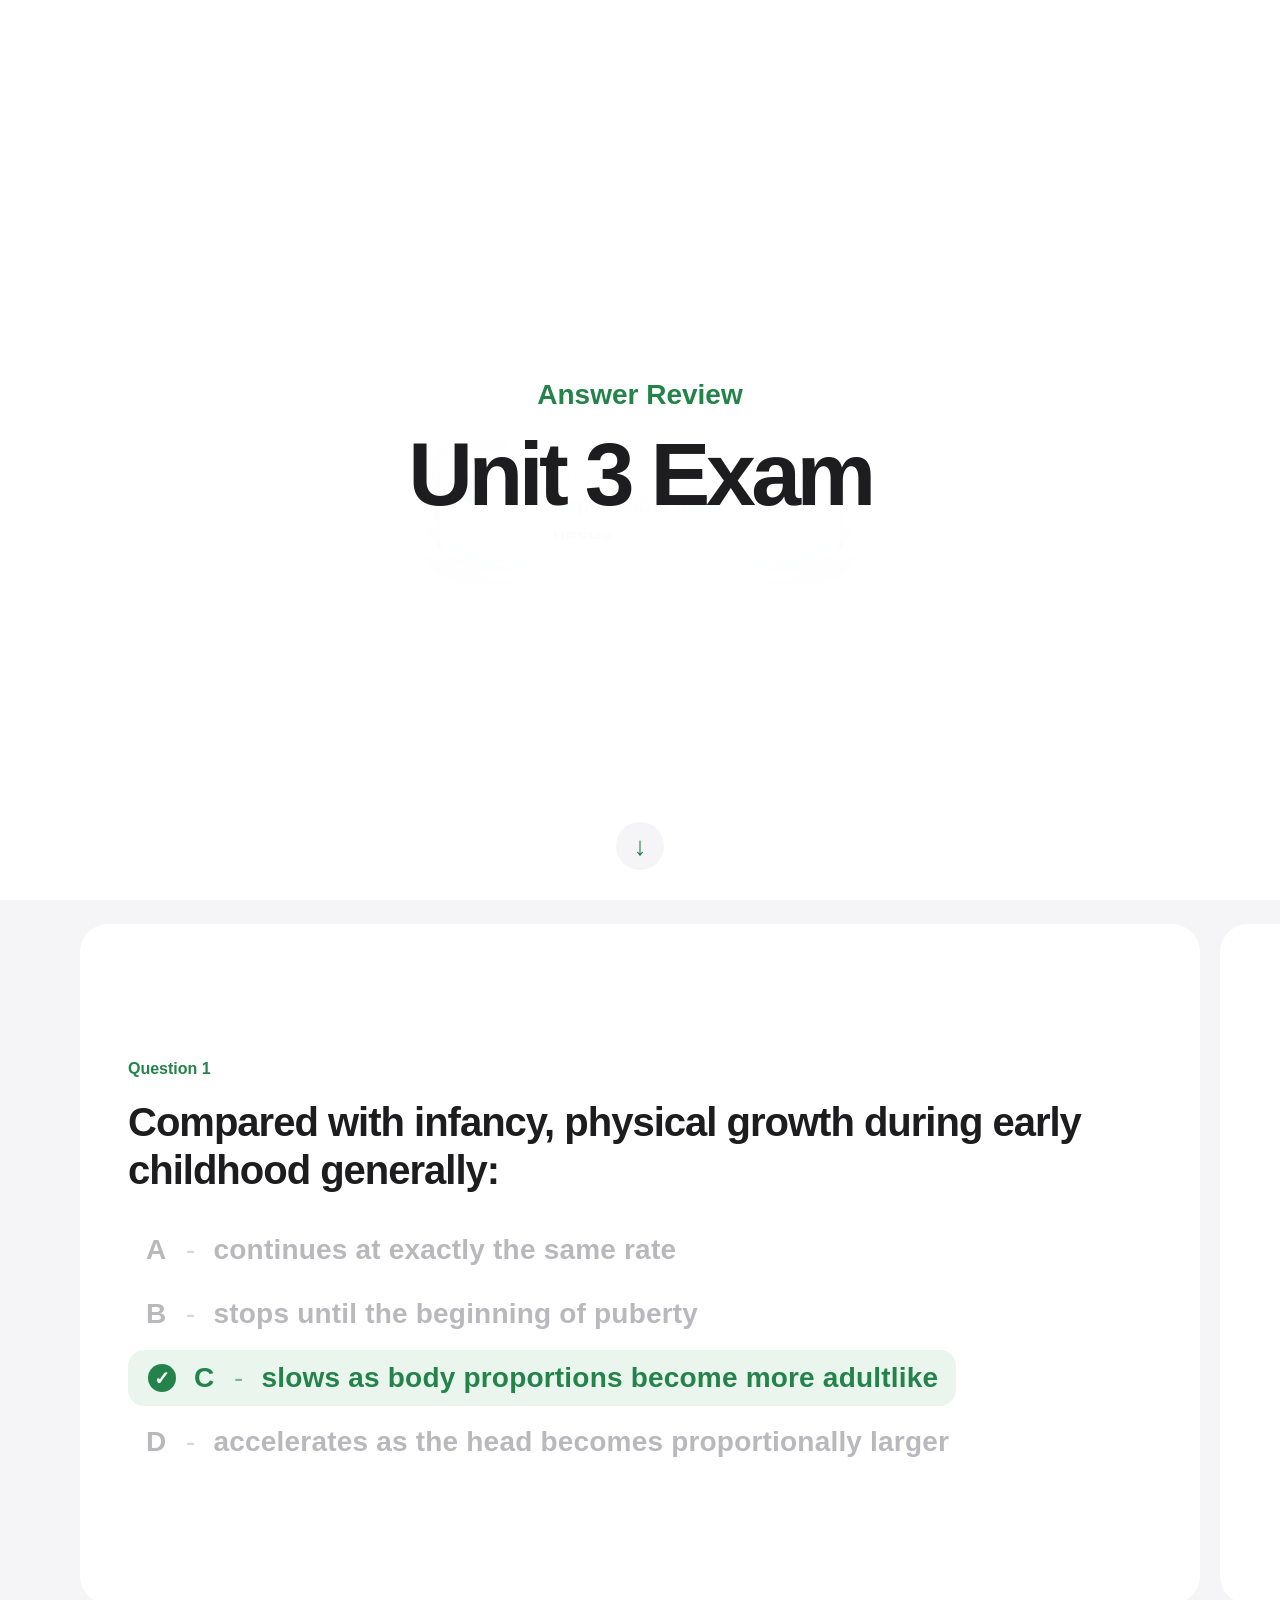
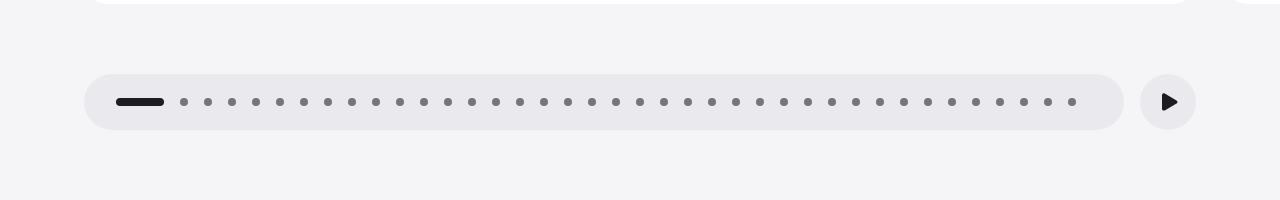
<file: unit3-answer-review/index.html>
<!doctype html><html lang="en"><head><meta charset="UTF-8"><meta name="viewport" content="width=device-width,initial-scale=1"><title>Exam Answer Review</title><link rel="stylesheet" href="styles.css"></head><body><main id="carousel"></main><script type="module" src="app.js"></script><script type="module" src="title-section.js"></script></body></html>
</file>
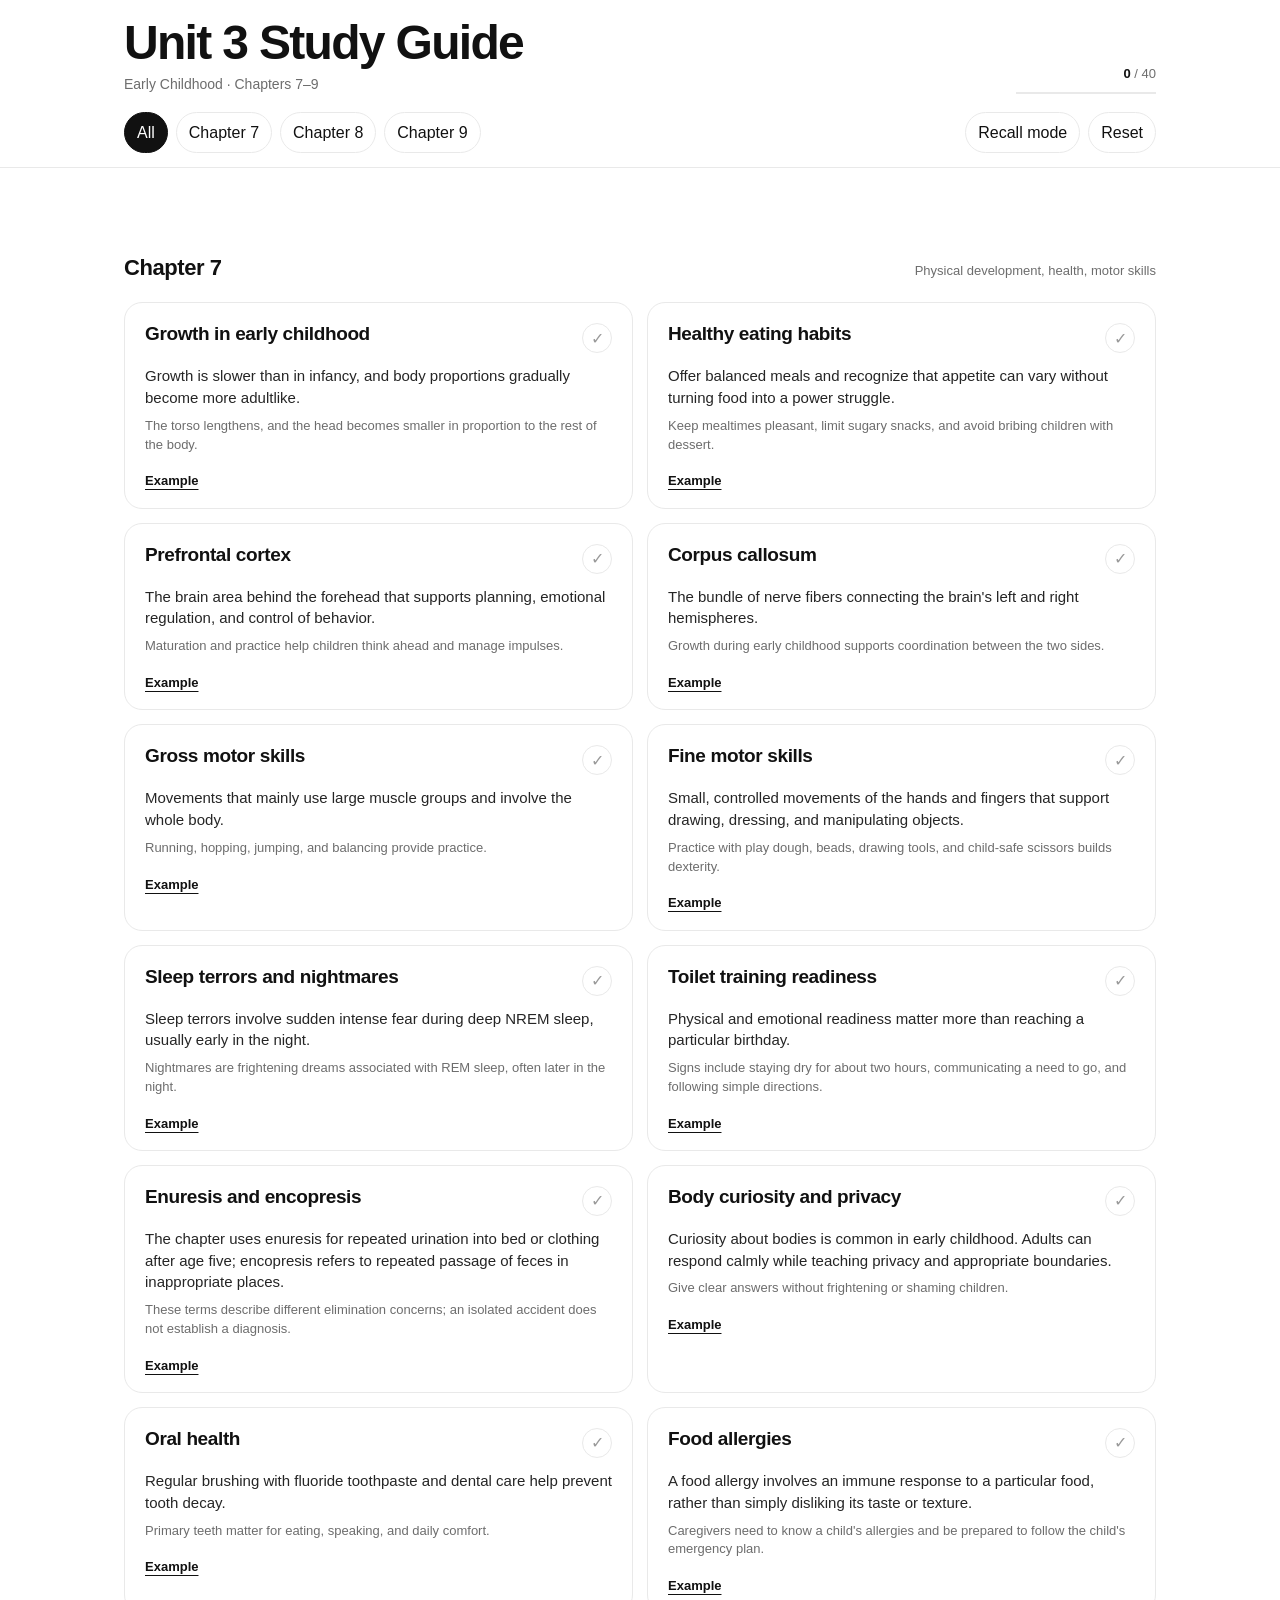
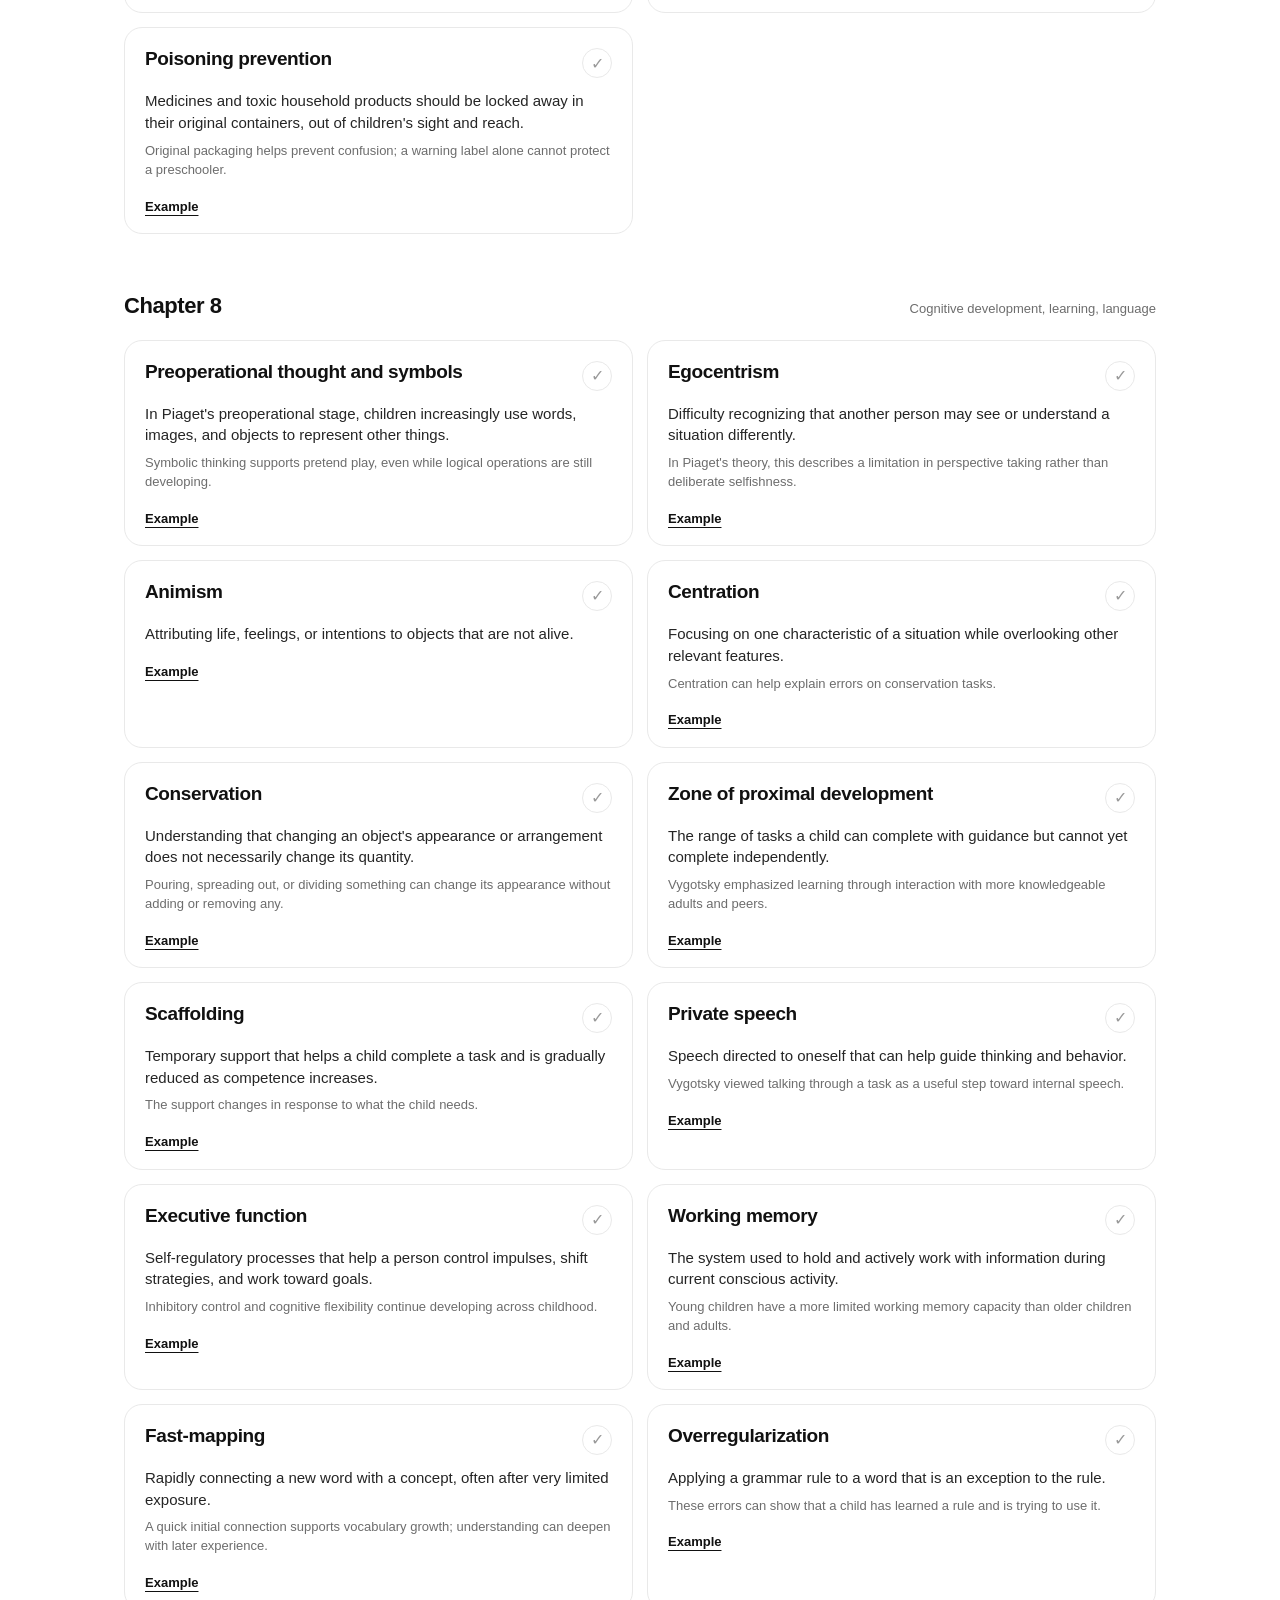
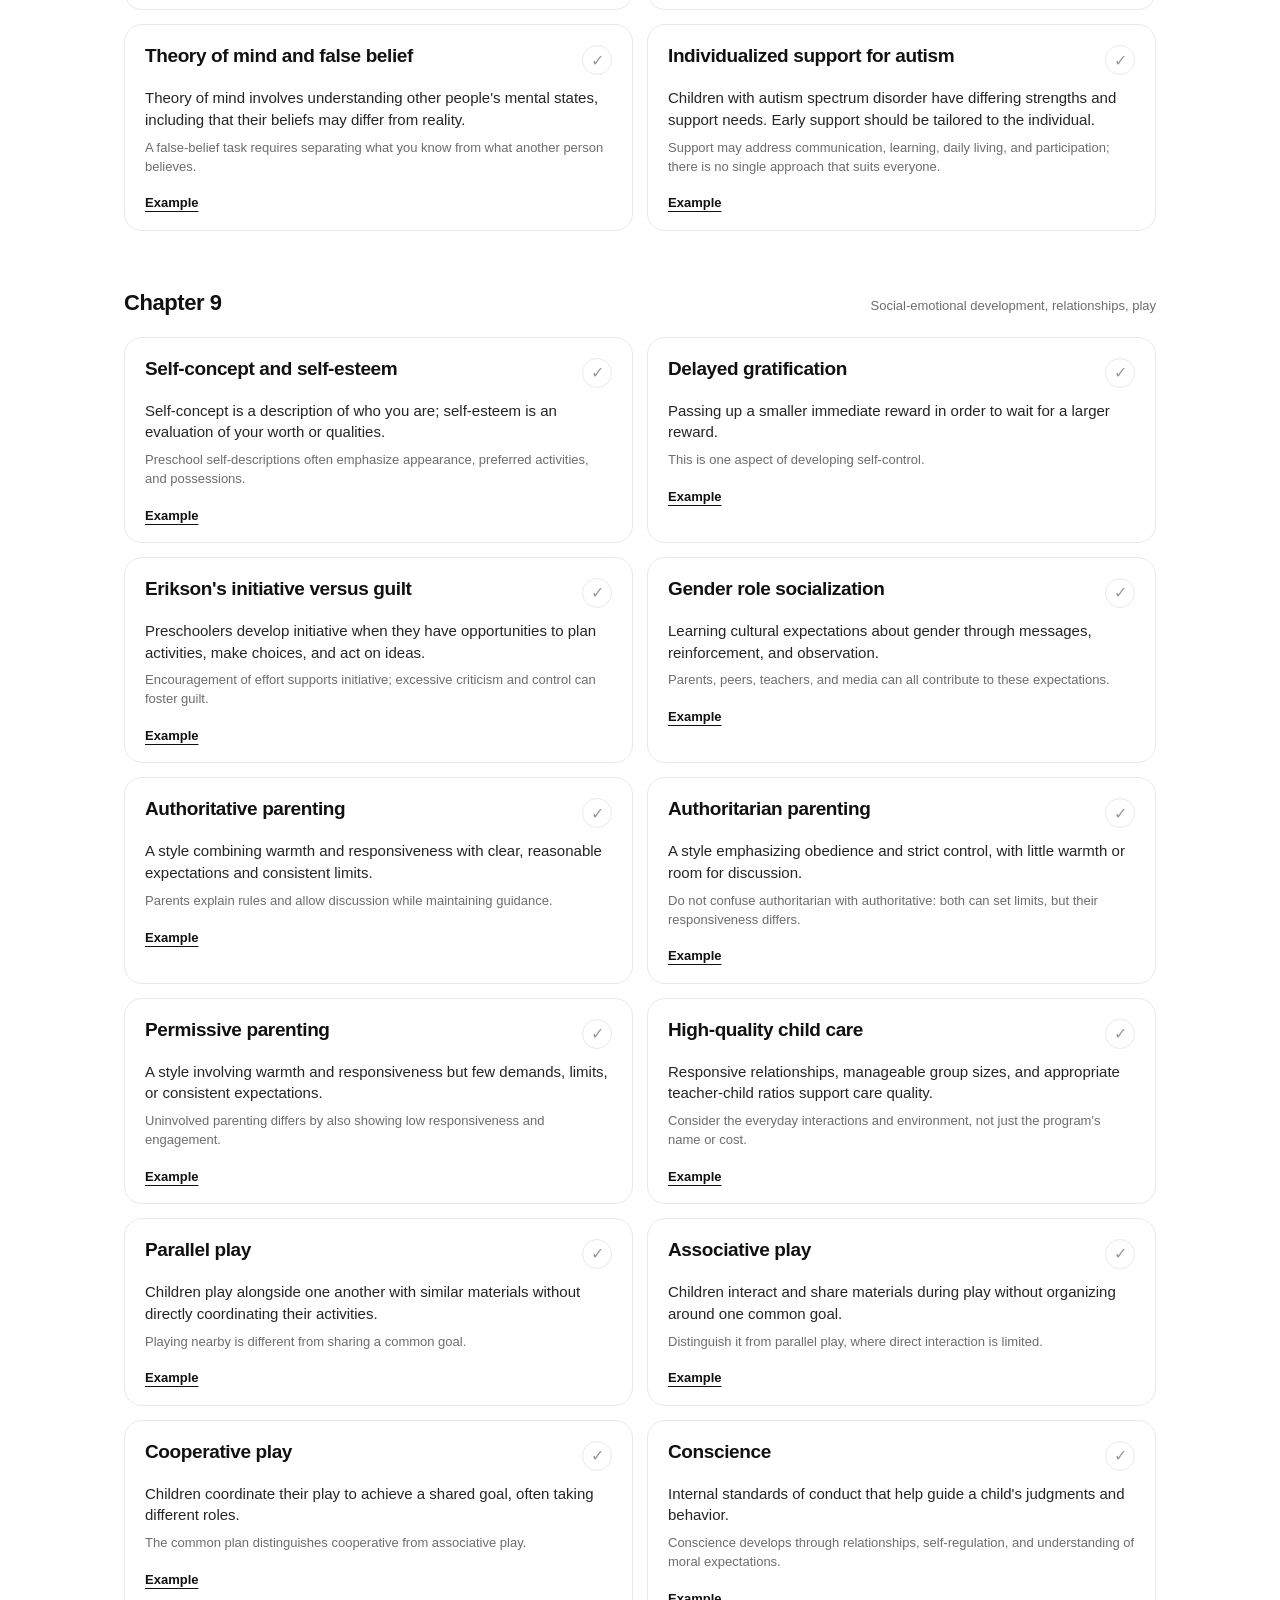
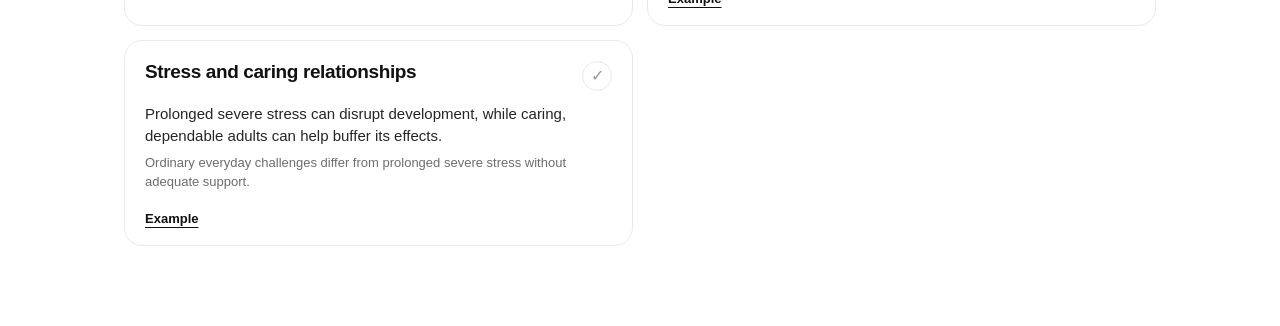
<file: unit3/index.html>
<!DOCTYPE html>
<html lang="en">
<head>
<meta charset="UTF-8" />
<meta name="viewport" content="width=device-width, initial-scale=1" />
<title>Unit 3 Study Guide — Early Childhood — Chapters 7–9</title>
<style>
  :root{
    --bg:#fff;
    --fg:#111;
    --muted:#6d6d6d;
    --line:#e9e9e9;
    --soft:#f7f7f7;
    --radius:18px;
  }
  *{box-sizing:border-box}
  html{scroll-behavior:smooth}
  body{
    margin:0;
    background:var(--bg);
    color:var(--fg);
    font-family:Inter, ui-sans-serif, -apple-system, BlinkMacSystemFont, "Segoe UI", Helvetica, Arial, sans-serif;
    line-height:1.45;
  }
  button{font:inherit;color:inherit}
  .wrap{max-width:1080px;margin:0 auto;padding:28px 24px 80px}
  .top{
    position:sticky;top:0;z-index:20;
    background:rgba(255,255,255,.94);
    backdrop-filter:blur(12px);
    border-bottom:1px solid var(--line);
  }
  .top-inner{max-width:1080px;margin:0 auto;padding:18px 24px 14px}
  .title-row{display:flex;align-items:flex-end;justify-content:space-between;gap:20px}
  h1{font-size:clamp(30px,4vw,48px);line-height:1.04;margin:0;font-weight:760;letter-spacing:-.035em}
  .sub{font-size:14px;color:var(--muted);margin-top:6px}
  .progress{min-width:140px;text-align:right;font-size:13px;color:var(--muted)}
  .progress strong{color:var(--fg);font-weight:650}
  .progress-line{height:2px;background:var(--line);margin-top:8px;overflow:hidden}
  .progress-fill{height:100%;width:0;background:var(--fg);transition:width .25s ease}
  .controls{display:flex;gap:8px;flex-wrap:wrap;margin-top:18px}
  .chip,.mode-btn,.reset-btn{
    border:1px solid var(--line);background:#fff;border-radius:999px;padding:8px 12px;cursor:pointer;
    transition:.16s ease;
  }
  .chip:hover,.mode-btn:hover,.reset-btn:hover{border-color:#cfcfcf}
  .chip.active,.mode-btn.active{background:#111;color:#fff;border-color:#111}
  .controls-spacer{flex:1}
  section{padding-top:56px}
  .section-head{display:flex;align-items:baseline;justify-content:space-between;gap:16px;margin-bottom:18px}
  h2{font-size:22px;margin:0;font-weight:720;letter-spacing:-.02em}
  .section-count{font-size:13px;color:var(--muted)}
  .grid{display:grid;grid-template-columns:repeat(2,minmax(0,1fr));gap:14px}
  .card{
    position:relative;border:1px solid var(--line);border-radius:var(--radius);padding:20px 20px 16px;background:#fff;
    min-height:172px;transition:border-color .16s ease, transform .16s ease;
  }
  .card:hover{border-color:#d8d8d8}
  .card-top{display:flex;justify-content:space-between;gap:14px;align-items:flex-start}
  .term{font-size:19px;line-height:1.15;font-weight:700;letter-spacing:-.02em}
  .mark{
    width:30px;height:30px;flex:0 0 30px;border-radius:50%;border:1px solid var(--line);background:#fff;cursor:pointer;
    display:grid;place-items:center;color:#999;transition:.16s ease;
  }
  .mark:hover{border-color:#bbb;color:#555}
  .card.known .mark{background:#111;color:#fff;border-color:#111}
  .definition{font-size:15px;margin-top:12px;color:#252525}
  .mini{font-size:13px;color:var(--muted);margin-top:8px}
  .example-toggle{
    margin-top:18px;border:0;background:transparent;padding:0;cursor:pointer;font-weight:620;font-size:13px;
    text-decoration:underline;text-underline-offset:4px;text-decoration-thickness:1px;
  }
  .example{display:none;margin-top:12px;padding-top:12px;border-top:1px solid var(--line);font-size:14px;color:#333}
  .card.example-open .example{display:block}
  .card.example-open .example-toggle .show{display:none}
  .card:not(.example-open) .example-toggle .hide{display:none}

  .recall .definition,.recall .mini{filter:blur(7px);user-select:none;transition:filter .18s ease}
  .recall .card.revealed .definition,.recall .card.revealed .mini{filter:none;user-select:text}
  .recall .card{cursor:pointer}
  .recall .card .example-toggle,.recall .card .mark{cursor:pointer}
  .recall .recall-label{display:block}
  .recall-label{display:none;margin-top:12px;font-size:12px;color:var(--muted)}

  .hidden{display:none!important}
  @media (max-width:760px){
    .grid{grid-template-columns:1fr}
    .title-row{align-items:flex-start;flex-direction:column}
    .progress{text-align:left;min-width:0;width:100%}
  }
  .card:focus-visible,button:focus-visible{outline:2px solid #111;outline-offset:4px}
  @media (max-width:760px){.section-head{align-items:flex-start;flex-direction:column;gap:6px}}
  @media print{
    .recall .definition,.recall .mini{filter:none!important}
    .hidden{display:block!important}
    .recall-label{display:none!important}
    .top{position:static;border-bottom:0}
    .controls,.mark,.example-toggle,.progress{display:none!important}
    .wrap{max-width:none;padding:18px}
    section{padding-top:28px}
    .grid{grid-template-columns:1fr 1fr}
    .example{display:block!important}
    .card{break-inside:avoid}
  }
</style>
</head>
<body>
<header class="top">
  <div class="top-inner">
    <div class="title-row">
      <div>
        <h1>Unit 3 Study Guide</h1>
        <div class="sub">Early Childhood · Chapters 7–9</div>
      </div>
      <div class="progress">
        <div><strong id="knownCount">0</strong> / <span id="totalCount">0</span></div>
        <div class="progress-line"><div class="progress-fill" id="progressFill"></div></div>
      </div>
    </div>
    <div class="controls">
      <button class="chip active" data-filter="all">All</button>
      <button class="chip" data-filter="7">Chapter 7</button>
      <button class="chip" data-filter="8">Chapter 8</button>
      <button class="chip" data-filter="9">Chapter 9</button>
      <span class="controls-spacer"></span>
      <button class="mode-btn" id="recallBtn">Recall mode</button>
      <button class="reset-btn" id="resetBtn">Reset</button>
    </div>
  </div>
</header>

<main class="wrap" id="guide"><section data-chapter="7"><div class="section-head"><h2>Chapter 7</h2><div class="section-count">Physical development, health, motor skills</div></div><div class="grid"><article class="card"><div class="card-top"><div class="term">Growth in early childhood</div><button class="mark" aria-label="Mark known" aria-pressed="false">✓</button></div><div class="definition">Growth is slower than in infancy, and body proportions gradually become more adultlike.</div><div class="mini">The torso lengthens, and the head becomes smaller in proportion to the rest of the body.</div><div class="recall-label">Tap card to reveal</div><button class="example-toggle" aria-expanded="false"><span class="show">Example</span><span class="hide">Hide example</span></button><div class="example">A preschooler becomes taller and leaner instead of keeping a toddler&#x27;s rounder body proportions.</div></article><article class="card"><div class="card-top"><div class="term">Healthy eating habits</div><button class="mark" aria-label="Mark known" aria-pressed="false">✓</button></div><div class="definition">Offer balanced meals and recognize that appetite can vary without turning food into a power struggle.</div><div class="mini">Keep mealtimes pleasant, limit sugary snacks, and avoid bribing children with dessert.</div><div class="recall-label">Tap card to reveal</div><button class="example-toggle" aria-expanded="false"><span class="show">Example</span><span class="hide">Hide example</span></button><div class="example">A caregiver offers a nutritious lunch and lets a child respond to hunger and fullness rather than insisting on a clean plate.</div></article><article class="card"><div class="card-top"><div class="term">Prefrontal cortex</div><button class="mark" aria-label="Mark known" aria-pressed="false">✓</button></div><div class="definition">The brain area behind the forehead that supports planning, emotional regulation, and control of behavior.</div><div class="mini">Maturation and practice help children think ahead and manage impulses.</div><div class="recall-label">Tap card to reveal</div><button class="example-toggle" aria-expanded="false"><span class="show">Example</span><span class="hide">Hide example</span></button><div class="example">A child pauses before grabbing a game piece and thinks about whose turn comes next.</div></article><article class="card"><div class="card-top"><div class="term">Corpus callosum</div><button class="mark" aria-label="Mark known" aria-pressed="false">✓</button></div><div class="definition">The bundle of nerve fibers connecting the brain&#x27;s left and right hemispheres.</div><div class="mini">Growth during early childhood supports coordination between the two sides.</div><div class="recall-label">Tap card to reveal</div><button class="example-toggle" aria-expanded="false"><span class="show">Example</span><span class="hide">Hide example</span></button><div class="example">A child increasingly coordinates information and movements that involve both brain hemispheres.</div></article><article class="card"><div class="card-top"><div class="term">Gross motor skills</div><button class="mark" aria-label="Mark known" aria-pressed="false">✓</button></div><div class="definition">Movements that mainly use large muscle groups and involve the whole body.</div><div class="mini">Running, hopping, jumping, and balancing provide practice.</div><div class="recall-label">Tap card to reveal</div><button class="example-toggle" aria-expanded="false"><span class="show">Example</span><span class="hide">Hide example</span></button><div class="example">Children hop between chalk circles and climb over low obstacles on a playground.</div></article><article class="card"><div class="card-top"><div class="term">Fine motor skills</div><button class="mark" aria-label="Mark known" aria-pressed="false">✓</button></div><div class="definition">Small, controlled movements of the hands and fingers that support drawing, dressing, and manipulating objects.</div><div class="mini">Practice with play dough, beads, drawing tools, and child-safe scissors builds dexterity.</div><div class="recall-label">Tap card to reveal</div><button class="example-toggle" aria-expanded="false"><span class="show">Example</span><span class="hide">Hide example</span></button><div class="example">A child rolls small pieces of dough and cuts paper along a line.</div></article><article class="card"><div class="card-top"><div class="term">Sleep terrors and nightmares</div><button class="mark" aria-label="Mark known" aria-pressed="false">✓</button></div><div class="definition">Sleep terrors involve sudden intense fear during deep NREM sleep, usually early in the night.</div><div class="mini">Nightmares are frightening dreams associated with REM sleep, often later in the night.</div><div class="recall-label">Tap card to reveal</div><button class="example-toggle" aria-expanded="false"><span class="show">Example</span><span class="hide">Hide example</span></button><div class="example">A sleeping child screams early in the night, appears frightened, and is difficult to awaken during a sleep terror.</div></article><article class="card"><div class="card-top"><div class="term">Toilet training readiness</div><button class="mark" aria-label="Mark known" aria-pressed="false">✓</button></div><div class="definition">Physical and emotional readiness matter more than reaching a particular birthday.</div><div class="mini">Signs include staying dry for about two hours, communicating a need to go, and following simple directions.</div><div class="recall-label">Tap card to reveal</div><button class="example-toggle" aria-expanded="false"><span class="show">Example</span><span class="hide">Hide example</span></button><div class="example">A child notices a wet diaper, asks to use the toilet, and can pull clothing down with little help.</div></article><article class="card"><div class="card-top"><div class="term">Enuresis and encopresis</div><button class="mark" aria-label="Mark known" aria-pressed="false">✓</button></div><div class="definition">The chapter uses enuresis for repeated urination into bed or clothing after age five; encopresis refers to repeated passage of feces in inappropriate places.</div><div class="mini">These terms describe different elimination concerns; an isolated accident does not establish a diagnosis.</div><div class="recall-label">Tap card to reveal</div><button class="example-toggle" aria-expanded="false"><span class="show">Example</span><span class="hide">Hide example</span></button><div class="example">When reviewing the terms, connect enuresis with urine and encopresis with feces.</div></article><article class="card"><div class="card-top"><div class="term">Body curiosity and privacy</div><button class="mark" aria-label="Mark known" aria-pressed="false">✓</button></div><div class="definition">Curiosity about bodies is common in early childhood. Adults can respond calmly while teaching privacy and appropriate boundaries.</div><div class="mini">Give clear answers without frightening or shaming children.</div><div class="recall-label">Tap card to reveal</div><button class="example-toggle" aria-expanded="false"><span class="show">Example</span><span class="hide">Hide example</span></button><div class="example">A caregiver answers a question about body parts using simple language and explains which activities belong in private.</div></article><article class="card"><div class="card-top"><div class="term">Oral health</div><button class="mark" aria-label="Mark known" aria-pressed="false">✓</button></div><div class="definition">Regular brushing with fluoride toothpaste and dental care help prevent tooth decay.</div><div class="mini">Primary teeth matter for eating, speaking, and daily comfort.</div><div class="recall-label">Tap card to reveal</div><button class="example-toggle" aria-expanded="false"><span class="show">Example</span><span class="hide">Hide example</span></button><div class="example">A caregiver supervises a preschooler&#x27;s toothbrushing instead of waiting for permanent teeth to appear.</div></article><article class="card"><div class="card-top"><div class="term">Food allergies</div><button class="mark" aria-label="Mark known" aria-pressed="false">✓</button></div><div class="definition">A food allergy involves an immune response to a particular food, rather than simply disliking its taste or texture.</div><div class="mini">Caregivers need to know a child&#x27;s allergies and be prepared to follow the child&#x27;s emergency plan.</div><div class="recall-label">Tap card to reveal</div><button class="example-toggle" aria-expanded="false"><span class="show">Example</span><span class="hide">Hide example</span></button><div class="example">A teacher checks a child&#x27;s documented allergy information before offering a classroom snack.</div></article><article class="card"><div class="card-top"><div class="term">Poisoning prevention</div><button class="mark" aria-label="Mark known" aria-pressed="false">✓</button></div><div class="definition">Medicines and toxic household products should be locked away in their original containers, out of children&#x27;s sight and reach.</div><div class="mini">Original packaging helps prevent confusion; a warning label alone cannot protect a preschooler.</div><div class="recall-label">Tap card to reveal</div><button class="example-toggle" aria-expanded="false"><span class="show">Example</span><span class="hide">Hide example</span></button><div class="example">A caregiver stores cleaning products in a locked cabinet instead of pouring them into a drink bottle.</div></article></div></section><section data-chapter="8"><div class="section-head"><h2>Chapter 8</h2><div class="section-count">Cognitive development, learning, language</div></div><div class="grid"><article class="card"><div class="card-top"><div class="term">Preoperational thought and symbols</div><button class="mark" aria-label="Mark known" aria-pressed="false">✓</button></div><div class="definition">In Piaget&#x27;s preoperational stage, children increasingly use words, images, and objects to represent other things.</div><div class="mini">Symbolic thinking supports pretend play, even while logical operations are still developing.</div><div class="recall-label">Tap card to reveal</div><button class="example-toggle" aria-expanded="false"><span class="show">Example</span><span class="hide">Hide example</span></button><div class="example">A child pretends that a small cardboard tube is a telescope.</div></article><article class="card"><div class="card-top"><div class="term">Egocentrism</div><button class="mark" aria-label="Mark known" aria-pressed="false">✓</button></div><div class="definition">Difficulty recognizing that another person may see or understand a situation differently.</div><div class="mini">In Piaget&#x27;s theory, this describes a limitation in perspective taking rather than deliberate selfishness.</div><div class="recall-label">Tap card to reveal</div><button class="example-toggle" aria-expanded="false"><span class="show">Example</span><span class="hide">Hide example</span></button><div class="example">A child looking at one side of a model assumes a person on the opposite side sees the same view.</div></article><article class="card"><div class="card-top"><div class="term">Animism</div><button class="mark" aria-label="Mark known" aria-pressed="false">✓</button></div><div class="definition">Attributing life, feelings, or intentions to objects that are not alive.</div><div class="recall-label">Tap card to reveal</div><button class="example-toggle" aria-expanded="false"><span class="show">Example</span><span class="hide">Hide example</span></button><div class="example">A child says a toy truck is angry because it has been left outside.</div></article><article class="card"><div class="card-top"><div class="term">Centration</div><button class="mark" aria-label="Mark known" aria-pressed="false">✓</button></div><div class="definition">Focusing on one characteristic of a situation while overlooking other relevant features.</div><div class="mini">Centration can help explain errors on conservation tasks.</div><div class="recall-label">Tap card to reveal</div><button class="example-toggle" aria-expanded="false"><span class="show">Example</span><span class="hide">Hide example</span></button><div class="example">A child compares two glasses only by their height and ignores their different widths.</div></article><article class="card"><div class="card-top"><div class="term">Conservation</div><button class="mark" aria-label="Mark known" aria-pressed="false">✓</button></div><div class="definition">Understanding that changing an object&#x27;s appearance or arrangement does not necessarily change its quantity.</div><div class="mini">Pouring, spreading out, or dividing something can change its appearance without adding or removing any.</div><div class="recall-label">Tap card to reveal</div><button class="example-toggle" aria-expanded="false"><span class="show">Example</span><span class="hide">Hide example</span></button><div class="example">A child recognizes that a row of counters still has the same number after the counters are spread farther apart.</div></article><article class="card"><div class="card-top"><div class="term">Zone of proximal development</div><button class="mark" aria-label="Mark known" aria-pressed="false">✓</button></div><div class="definition">The range of tasks a child can complete with guidance but cannot yet complete independently.</div><div class="mini">Vygotsky emphasized learning through interaction with more knowledgeable adults and peers.</div><div class="recall-label">Tap card to reveal</div><button class="example-toggle" aria-expanded="false"><span class="show">Example</span><span class="hide">Hide example</span></button><div class="example">A child can solve a new puzzle with a few hints but cannot finish it alone yet.</div></article><article class="card"><div class="card-top"><div class="term">Scaffolding</div><button class="mark" aria-label="Mark known" aria-pressed="false">✓</button></div><div class="definition">Temporary support that helps a child complete a task and is gradually reduced as competence increases.</div><div class="mini">The support changes in response to what the child needs.</div><div class="recall-label">Tap card to reveal</div><button class="example-toggle" aria-expanded="false"><span class="show">Example</span><span class="hide">Hide example</span></button><div class="example">A teacher first demonstrates a task, then gives hints, and eventually lets the child work independently.</div></article><article class="card"><div class="card-top"><div class="term">Private speech</div><button class="mark" aria-label="Mark known" aria-pressed="false">✓</button></div><div class="definition">Speech directed to oneself that can help guide thinking and behavior.</div><div class="mini">Vygotsky viewed talking through a task as a useful step toward internal speech.</div><div class="recall-label">Tap card to reveal</div><button class="example-toggle" aria-expanded="false"><span class="show">Example</span><span class="hide">Hide example</span></button><div class="example">While building a tower, a child says, &quot;Big block first. Now a smaller one.&quot;</div></article><article class="card"><div class="card-top"><div class="term">Executive function</div><button class="mark" aria-label="Mark known" aria-pressed="false">✓</button></div><div class="definition">Self-regulatory processes that help a person control impulses, shift strategies, and work toward goals.</div><div class="mini">Inhibitory control and cognitive flexibility continue developing across childhood.</div><div class="recall-label">Tap card to reveal</div><button class="example-toggle" aria-expanded="false"><span class="show">Example</span><span class="hide">Hide example</span></button><div class="example">A child stops following an old sorting rule and switches to a new rule when the teacher changes the game.</div></article><article class="card"><div class="card-top"><div class="term">Working memory</div><button class="mark" aria-label="Mark known" aria-pressed="false">✓</button></div><div class="definition">The system used to hold and actively work with information during current conscious activity.</div><div class="mini">Young children have a more limited working memory capacity than older children and adults.</div><div class="recall-label">Tap card to reveal</div><button class="example-toggle" aria-expanded="false"><span class="show">Example</span><span class="hide">Hide example</span></button><div class="example">A child remembers a short set of directions while collecting the materials needed for an activity.</div></article><article class="card"><div class="card-top"><div class="term">Fast-mapping</div><button class="mark" aria-label="Mark known" aria-pressed="false">✓</button></div><div class="definition">Rapidly connecting a new word with a concept, often after very limited exposure.</div><div class="mini">A quick initial connection supports vocabulary growth; understanding can deepen with later experience.</div><div class="recall-label">Tap card to reveal</div><button class="example-toggle" aria-expanded="false"><span class="show">Example</span><span class="hide">Hide example</span></button><div class="example">After hearing a teacher name an unfamiliar tool, a child connects the new word with that object.</div></article><article class="card"><div class="card-top"><div class="term">Overregularization</div><button class="mark" aria-label="Mark known" aria-pressed="false">✓</button></div><div class="definition">Applying a grammar rule to a word that is an exception to the rule.</div><div class="mini">These errors can show that a child has learned a rule and is trying to use it.</div><div class="recall-label">Tap card to reveal</div><button class="example-toggle" aria-expanded="false"><span class="show">Example</span><span class="hide">Hide example</span></button><div class="example">After learning to add -ed for the past tense, a child says &quot;runned&quot; instead of &quot;ran.&quot;</div></article><article class="card"><div class="card-top"><div class="term">Theory of mind and false belief</div><button class="mark" aria-label="Mark known" aria-pressed="false">✓</button></div><div class="definition">Theory of mind involves understanding other people&#x27;s mental states, including that their beliefs may differ from reality.</div><div class="mini">A false-belief task requires separating what you know from what another person believes.</div><div class="recall-label">Tap card to reveal</div><button class="example-toggle" aria-expanded="false"><span class="show">Example</span><span class="hide">Hide example</span></button><div class="example">A child sees a toy moved while its owner is away and predicts the owner will first search in the original hiding place.</div></article><article class="card"><div class="card-top"><div class="term">Individualized support for autism</div><button class="mark" aria-label="Mark known" aria-pressed="false">✓</button></div><div class="definition">Children with autism spectrum disorder have differing strengths and support needs. Early support should be tailored to the individual.</div><div class="mini">Support may address communication, learning, daily living, and participation; there is no single approach that suits everyone.</div><div class="recall-label">Tap card to reveal</div><button class="example-toggle" aria-expanded="false"><span class="show">Example</span><span class="hide">Hide example</span></button><div class="example">A team chooses communication supports and classroom strategies based on a particular child&#x27;s needs and strengths.</div></article></div></section><section data-chapter="9"><div class="section-head"><h2>Chapter 9</h2><div class="section-count">Social-emotional development, relationships, play</div></div><div class="grid"><article class="card"><div class="card-top"><div class="term">Self-concept and self-esteem</div><button class="mark" aria-label="Mark known" aria-pressed="false">✓</button></div><div class="definition">Self-concept is a description of who you are; self-esteem is an evaluation of your worth or qualities.</div><div class="mini">Preschool self-descriptions often emphasize appearance, preferred activities, and possessions.</div><div class="recall-label">Tap card to reveal</div><button class="example-toggle" aria-expanded="false"><span class="show">Example</span><span class="hide">Hide example</span></button><div class="example">&quot;I have brown hair and I like drawing&quot; describes self-concept; &quot;I feel good about myself&quot; expresses self-esteem.</div></article><article class="card"><div class="card-top"><div class="term">Delayed gratification</div><button class="mark" aria-label="Mark known" aria-pressed="false">✓</button></div><div class="definition">Passing up a smaller immediate reward in order to wait for a larger reward.</div><div class="mini">This is one aspect of developing self-control.</div><div class="recall-label">Tap card to reveal</div><button class="example-toggle" aria-expanded="false"><span class="show">Example</span><span class="hide">Hide example</span></button><div class="example">A child chooses to wait for two stickers later rather than take one sticker right away.</div></article><article class="card"><div class="card-top"><div class="term">Erikson&#x27;s initiative versus guilt</div><button class="mark" aria-label="Mark known" aria-pressed="false">✓</button></div><div class="definition">Preschoolers develop initiative when they have opportunities to plan activities, make choices, and act on ideas.</div><div class="mini">Encouragement of effort supports initiative; excessive criticism and control can foster guilt.</div><div class="recall-label">Tap card to reveal</div><button class="example-toggle" aria-expanded="false"><span class="show">Example</span><span class="hide">Hide example</span></button><div class="example">An adult helps a child plan a pretend market and accepts small mistakes as part of learning.</div></article><article class="card"><div class="card-top"><div class="term">Gender role socialization</div><button class="mark" aria-label="Mark known" aria-pressed="false">✓</button></div><div class="definition">Learning cultural expectations about gender through messages, reinforcement, and observation.</div><div class="mini">Parents, peers, teachers, and media can all contribute to these expectations.</div><div class="recall-label">Tap card to reveal</div><button class="example-toggle" aria-expanded="false"><span class="show">Example</span><span class="hide">Hide example</span></button><div class="example">A child notices that certain toys are repeatedly described as being &quot;for boys&quot; or &quot;for girls&quot; and learns a cultural expectation.</div></article><article class="card"><div class="card-top"><div class="term">Authoritative parenting</div><button class="mark" aria-label="Mark known" aria-pressed="false">✓</button></div><div class="definition">A style combining warmth and responsiveness with clear, reasonable expectations and consistent limits.</div><div class="mini">Parents explain rules and allow discussion while maintaining guidance.</div><div class="recall-label">Tap card to reveal</div><button class="example-toggle" aria-expanded="false"><span class="show">Example</span><span class="hide">Hide example</span></button><div class="example">A parent acknowledges a child&#x27;s disappointment, explains the bedtime rule, and follows through calmly.</div></article><article class="card"><div class="card-top"><div class="term">Authoritarian parenting</div><button class="mark" aria-label="Mark known" aria-pressed="false">✓</button></div><div class="definition">A style emphasizing obedience and strict control, with little warmth or room for discussion.</div><div class="mini">Do not confuse authoritarian with authoritative: both can set limits, but their responsiveness differs.</div><div class="recall-label">Tap card to reveal</div><button class="example-toggle" aria-expanded="false"><span class="show">Example</span><span class="hide">Hide example</span></button><div class="example">A parent demands that a child obey immediately and refuses to discuss the reason for a rule.</div></article><article class="card"><div class="card-top"><div class="term">Permissive parenting</div><button class="mark" aria-label="Mark known" aria-pressed="false">✓</button></div><div class="definition">A style involving warmth and responsiveness but few demands, limits, or consistent expectations.</div><div class="mini">Uninvolved parenting differs by also showing low responsiveness and engagement.</div><div class="recall-label">Tap card to reveal</div><button class="example-toggle" aria-expanded="false"><span class="show">Example</span><span class="hide">Hide example</span></button><div class="example">A parent is affectionate but lets a preschooler decide nearly all routines and rules.</div></article><article class="card"><div class="card-top"><div class="term">High-quality child care</div><button class="mark" aria-label="Mark known" aria-pressed="false">✓</button></div><div class="definition">Responsive relationships, manageable group sizes, and appropriate teacher-child ratios support care quality.</div><div class="mini">Consider the everyday interactions and environment, not just the program&#x27;s name or cost.</div><div class="recall-label">Tap card to reveal</div><button class="example-toggle" aria-expanded="false"><span class="show">Example</span><span class="hide">Hide example</span></button><div class="example">Teachers notice children&#x27;s cues, respond supportively, and can give individual attention within a manageable group.</div></article><article class="card"><div class="card-top"><div class="term">Parallel play</div><button class="mark" aria-label="Mark known" aria-pressed="false">✓</button></div><div class="definition">Children play alongside one another with similar materials without directly coordinating their activities.</div><div class="mini">Playing nearby is different from sharing a common goal.</div><div class="recall-label">Tap card to reveal</div><button class="example-toggle" aria-expanded="false"><span class="show">Example</span><span class="hide">Hide example</span></button><div class="example">Two children sit beside one another with toy animals but create separate games without interacting.</div></article><article class="card"><div class="card-top"><div class="term">Associative play</div><button class="mark" aria-label="Mark known" aria-pressed="false">✓</button></div><div class="definition">Children interact and share materials during play without organizing around one common goal.</div><div class="mini">Distinguish it from parallel play, where direct interaction is limited.</div><div class="recall-label">Tap card to reveal</div><button class="example-toggle" aria-expanded="false"><span class="show">Example</span><span class="hide">Hide example</span></button><div class="example">Children talk and exchange art supplies while each makes a separate picture.</div></article><article class="card"><div class="card-top"><div class="term">Cooperative play</div><button class="mark" aria-label="Mark known" aria-pressed="false">✓</button></div><div class="definition">Children coordinate their play to achieve a shared goal, often taking different roles.</div><div class="mini">The common plan distinguishes cooperative from associative play.</div><div class="recall-label">Tap card to reveal</div><button class="example-toggle" aria-expanded="false"><span class="show">Example</span><span class="hide">Hide example</span></button><div class="example">Children assign construction jobs and work together to build one pretend zoo.</div></article><article class="card"><div class="card-top"><div class="term">Conscience</div><button class="mark" aria-label="Mark known" aria-pressed="false">✓</button></div><div class="definition">Internal standards of conduct that help guide a child&#x27;s judgments and behavior.</div><div class="mini">Conscience develops through relationships, self-regulation, and understanding of moral expectations.</div><div class="recall-label">Tap card to reveal</div><button class="example-toggle" aria-expanded="false"><span class="show">Example</span><span class="hide">Hide example</span></button><div class="example">A child decides to return a borrowed toy because keeping it would feel wrong, even when no adult is watching.</div></article><article class="card"><div class="card-top"><div class="term">Stress and caring relationships</div><button class="mark" aria-label="Mark known" aria-pressed="false">✓</button></div><div class="definition">Prolonged severe stress can disrupt development, while caring, dependable adults can help buffer its effects.</div><div class="mini">Ordinary everyday challenges differ from prolonged severe stress without adequate support.</div><div class="recall-label">Tap card to reveal</div><button class="example-toggle" aria-expanded="false"><span class="show">Example</span><span class="hide">Hide example</span></button><div class="example">A child facing a difficult family situation receives steady comfort and predictable routines from a trusted adult.</div></article></div></section></main>

<script>
(() => {
  const guide = document.getElementById('guide');
  const cards = [...document.querySelectorAll('.card')];
  const sections = [...document.querySelectorAll('section[data-chapter]')];
  const chips = [...document.querySelectorAll('.chip')];
  const recallBtn = document.getElementById('recallBtn');
  const resetBtn = document.getElementById('resetBtn');
  const knownCount = document.getElementById('knownCount');
  const totalCount = document.getElementById('totalCount');
  const progressFill = document.getElementById('progressFill');

  totalCount.textContent = cards.length;

  function updateProgress(){
    const known = cards.filter(c => c.classList.contains('known')).length;
    knownCount.textContent = known;
    progressFill.style.width = `${(known/cards.length)*100}%`;
  }

  document.addEventListener('click', (e) => {
    const mark = e.target.closest('.mark');
    if (mark){
      e.stopPropagation();
      const isKnown = mark.closest('.card').classList.toggle('known');
      mark.setAttribute('aria-pressed', String(isKnown));
      updateProgress();
      return;
    }
    const toggle = e.target.closest('.example-toggle');
    if (toggle){
      e.stopPropagation();
      const isOpen = toggle.closest('.card').classList.toggle('example-open');
      toggle.setAttribute('aria-expanded', String(isOpen));
      return;
    }
    const card = e.target.closest('.card');
    if (card && guide.classList.contains('recall')){
      card.classList.toggle('revealed');
    }
  });

  chips.forEach(chip => chip.addEventListener('click', () => {
    chips.forEach(c => c.classList.remove('active'));
    chip.classList.add('active');
    const filter = chip.dataset.filter;
    sections.forEach(section => {
      section.classList.toggle('hidden', filter !== 'all' && section.dataset.chapter !== filter);
    });
    window.scrollTo({top:0,behavior:'smooth'});
  }));

  recallBtn.addEventListener('click', () => {
    const on = guide.classList.toggle('recall');
    recallBtn.setAttribute('aria-pressed', String(on));
    cards.forEach(c => { c.tabIndex = on ? 0 : -1; });
    recallBtn.classList.toggle('active', on);
    cards.forEach(c => c.classList.remove('revealed'));
  });

  resetBtn.addEventListener('click', () => {
    cards.forEach(c => {
      c.classList.remove('known','revealed','example-open'); c.tabIndex = -1;
      c.querySelector('.mark').setAttribute('aria-pressed','false');
      c.querySelector('.example-toggle').setAttribute('aria-expanded','false');
    });
    recallBtn.setAttribute('aria-pressed','false');
    guide.classList.remove('recall');
    recallBtn.classList.remove('active');
    chips.forEach(c => c.classList.toggle('active', c.dataset.filter === 'all'));
    sections.forEach(s => s.classList.remove('hidden'));
    updateProgress();
    window.scrollTo({top:0,behavior:'smooth'});
  });

  document.addEventListener('keydown', e => {
    if ((e.key === 'Enter' || e.key === ' ') && e.target.classList.contains('card') && guide.classList.contains('recall')) {
      e.preventDefault(); e.target.classList.toggle('revealed');
    }
  });
  updateProgress();
})();
</script>
</body>
</html>
</file>
<file: unit3-answer-review/styles.css>
*{box-sizing:border-box}html,body{margin:0;background:#f5f5f7;font-family:-apple-system,BlinkMacSystemFont,"Helvetica Neue",sans-serif}body{min-width:1069px}#carousel{--card-height:min(680px,calc(100dvh - 128px));padding-top:24px;min-height:100dvh}.media-gallery{overflow-x:scroll;overflow-y:hidden;scrollbar-width:none;scroll-snap-type:x mandatory;height:var(--card-height);scroll-padding-inline:6.25vw}.media-gallery::-webkit-scrollbar{display:none}.item-container{display:flex;gap:20px;margin:0;padding:0 max(6.25vw,calc((100vw - 1260px)/2));list-style:none;width:max-content}.card-container{flex:none;width:min(87.5vw,1260px);height:var(--card-height);scroll-snap-align:start}.card{position:relative;overflow:hidden;height:100%;border-radius:28px;background:white}.theme-dark .card{background:#000}.media{position:absolute;left:50%;top:50%;transform:translate(-50%,-50%);width:1260px;height:680px;display:block}.caption-container{position:absolute;z-index:1;max-width:calc(100% - 96px);pointer-events:none}.top-left{top:48px;left:48px}.bottom-center{bottom:48px;left:50%;translate:-50% 0;text-align:center}.caption{margin:0;font-size:28px;font-weight:600;line-height:32px;letter-spacing:.007em;color:#6e6e73}.highlight{color:#1d1d1f}.theme-dark .caption{color:#aeaeb2}.theme-dark .highlight{color:white}.nav-space{height:calc(100dvh - 24px - var(--card-height));display:flex;align-items:center;justify-content:center}.all-access-pass{display:flex;align-items:center;gap:16px}.dotnav-items{display:flex;align-items:center;gap:16px;padding:24px;border-radius:40px;background:#e8e8edcc;min-height:56px}.dotnav-item{display:flex}.dotnav-link{position:relative;padding:0;border:0;width:8px;height:8px;border-radius:10px;background:#767677;cursor:pointer;overflow:hidden;transition:width 250ms ease}.dotnav-link.current{width:48px;background:#767677}.dotnav-link.current::after{content:"";position:absolute;left:0;top:0;height:100%;background:#1d1d1f;width:0;animation:fill 6.15s linear forwards;animation-play-state:paused;border-radius:10px}.playing .dotnav-link.current::after{animation-play-state:running}@keyframes fill{to{width:100%}}.dotnav-link::before{content:"";position:absolute;inset:-12px}.dotnav-link:focus-visible,.play-pause-button:focus-visible{outline:3px solid #0071e3;outline-offset:5px}.play-pause-button{border:0;padding:0;width:56px;height:56px;border-radius:50%;background:#e8e8edcc;cursor:pointer}.icon-control{width:56px;height:56px;fill:#1d1d1f;display:none}.paused .play-icon,.playing .pause-icon,.ended .replay-icon{display:block}

html.section-snapping{scroll-snap-type:y proximity}.page-section{scroll-snap-align:start;scroll-snap-stop:always}
.parallax-hero{height:100vh;height:100dvh;position:relative;overflow:hidden;background:#334b59;isolation:isolate}.hero-scene{position:absolute;inset:0}.hero-layer{position:absolute;inset:0;width:100%;height:100%;object-fit:cover;object-position:center;will-change:transform;transform:translateY(var(--hero-offset,0px)) scale(1.06)}.hero-background{z-index:0}.hero-middle{z-index:1}.hero-foreground{z-index:2}.hero-shade{position:absolute;inset:0;z-index:3;background:linear-gradient(180deg,rgba(0,0,0,.12),rgba(0,0,0,.25) 55%,rgba(0,0,0,.08));pointer-events:none}.hero-title{position:absolute;z-index:4;top:50%;left:50%;translate:-50% -50%;width:90%;text-align:center;color:white;text-shadow:0 3px 30px rgba(0,0,0,.28)}.hero-title p{font-size:28px;font-weight:600;line-height:1.2;margin:0 0 20px}.hero-title h1{font-size:clamp(60px,6.5vw,100px);line-height:1.03;letter-spacing:-.045em;font-weight:700;margin:0}@media(prefers-reduced-motion:reduce){.hero-layer{transform:scale(1.06);will-change:auto}}


.bento-summary{min-height:100dvh;padding:48px max(48px,calc((100vw - 1260px)/2));display:flex;align-items:center}.bento-grid{width:100%;height:min(740px,calc(100dvh - 96px));min-height:600px;display:grid;grid-template-columns:1fr 1.25fr 1fr 1fr;grid-template-rows:1fr 1fr;gap:18px}.bento-tile{position:relative;overflow:hidden;isolation:isolate;border-radius:26px;background:#fff;padding:28px;color:#1d1d1f}.bento-tile.dark{background:#000;color:#fff}.bento-tile h2{position:relative;z-index:2;font-size:30px;line-height:1.08;letter-spacing:-.025em;margin:0;font-weight:700}.bento-tile img{position:absolute;width:100%;height:75%;left:0;bottom:0;object-fit:contain}.bento-tile p{position:absolute;z-index:2;bottom:22px;left:20px;right:20px;font-size:18px;font-weight:600;margin:0}.bento-tile .fade-top{mask-image:linear-gradient(to bottom,transparent 0%,transparent 24%,#000 34%);-webkit-mask-image:linear-gradient(to bottom,transparent 0%,transparent 24%,#000 34%)}

/* Plain white question-and-answer slides. */
.card,.theme-light .card{background:#fff}.caption-container{width:1000px;max-width:calc(100% - 96px)}.question{margin:0 0 36px;font-size:28px;line-height:36px;font-weight:600;color:#1d1d1f}.caption{font-size:28px;line-height:36px}.highlight{color:#1d1d1f}.dotnav-items{max-width:min(1000px,calc(100vw - 180px));overflow-x:auto;scrollbar-width:none}.dotnav-item{flex-shrink:0}

/* Center the question and four choices as one group. */
.caption-container.top-left{top:50%;transform:translateY(-50%)}.question{margin:0 0 28px;font-size:28px;line-height:36px}.answer-choices{list-style:none;margin:0;padding:0;display:flex;flex-direction:column;align-items:flex-start;gap:8px}.answer-choice{display:flex;align-items:baseline;gap:18px;max-width:100%;padding:10px 18px;border-radius:16px;font-size:28px;line-height:36px;font-weight:600;letter-spacing:.007em;color:#6e6e73}.answer-letter{flex:none;min-width:22px}.answer-choice.correct{background:#eaf5ee;color:#24834b}@media(max-height:760px){.question{font-size:26px;line-height:32px;margin-bottom:22px}.answer-choice{font-size:26px;line-height:32px;padding:8px 16px}.answer-choices{gap:6px}}

.question{font-size:40px;line-height:48px;letter-spacing:-.025em}@media(max-height:760px){.question{font-size:36px;line-height:43px}}

.question{max-width:720px}

.question{text-wrap:balance}

.question-number{font-size:16px;line-height:22px;font-weight:600;color:#6e6e73;margin-bottom:18px}

/* Center the complete question and answer group. */
.caption-container.top-left{left:50%;transform:translate(-50%,-50%);text-align:center}.question{margin-left:auto;margin-right:auto}.answer-choices{align-items:center}.answer-choice{justify-content:center;text-align:center}

/* Left-aligned text, vertically centered group. */
.caption-container.top-left{left:48px;transform:translateY(-50%);text-align:left}.question{margin-left:0;margin-right:0}.answer-choices{align-items:flex-start}.answer-choice{justify-content:flex-start;text-align:left}

.question{max-width:none;text-wrap:wrap}

.answer-choice:not(.correct){color:#b8b8bd}

.answer-check{display:inline-flex;align-items:center;justify-content:center;flex:none;align-self:center;width:28px;height:28px;border-radius:50%;background:#24834b;color:#fff;font-size:19px;line-height:1;font-weight:700;margin-left:2px}

.answer-separator{flex:none;font-weight:400;opacity:.55}

.question-number{color:#24834b}

.question{text-wrap:pretty}.question-ending{white-space:nowrap}

/* Keep edge dots comfortably inset, including when the strip scrolls. */
.dotnav-items{padding-inline:32px;scroll-padding-inline:32px}.dotnav-items::before,.dotnav-items::after{content:"";display:block;flex:0 0 8px}.dotnav-items{max-width:min(1040px,calc(100vw - 200px))}

.dotnav-items{overflow:hidden}.dotnav-items::before,.dotnav-items::after{display:none}.dotnav-track{display:flex;align-items:center;gap:16px;overflow-x:auto;scrollbar-width:none;min-width:0;scroll-padding-inline:8px}.dotnav-track::-webkit-scrollbar{display:none}

.answer-choice.correct{will-change:transform}@media(prefers-reduced-motion:reduce){.answer-choice.correct{will-change:auto}}

.question-number{will-change:transform}@media(prefers-reduced-motion:reduce){.question-number{will-change:auto}}

/* White title section with an endless field of answers approaching the viewer. */
.exam-hero{position:relative;height:100dvh;min-height:620px;background:#fff;overflow:hidden;isolation:isolate;scroll-snap-align:start}.answer-space{position:absolute;inset:0;perspective:900px;perspective-origin:50% 50%;overflow:hidden}.answer-flight{position:absolute;left:50%;top:50%;width:480px;margin-left:-240px;animation:answer-approach var(--duration) linear var(--delay) infinite;will-change:transform,filter,opacity}.flying-answer{display:flex;align-items:center;gap:14px;padding:14px 20px;border-radius:18px;background:#eaf5ee;color:#24834b;font-size:23px;line-height:29px;font-weight:600;width:max-content;max-width:480px;box-shadow:0 8px 32px #24834b08}.flying-answer>span:last-child{min-width:0}.flying-answer .answer-check{width:28px;height:28px;font-size:19px;margin:0}.exam-hero-title{position:absolute;z-index:2;left:50%;top:50%;transform:translate(-50%,-50%);text-align:center;width:800px;max-width:80%;padding:72px 40px;pointer-events:none}.exam-hero-title::before{content:"";position:absolute;z-index:-1;inset:-120px -150px;background:radial-gradient(ellipse,white 0%,#fffffffa 34%,#ffffffcc 48%,#ffffff00 70%);pointer-events:none}.exam-hero-title p{font-size:28px;line-height:34px;font-weight:600;color:#24834b;margin:0 0 16px}.exam-hero-title h1{font-size:clamp(70px,7vw,104px);line-height:1.04;letter-spacing:-.05em;font-weight:700;color:#1d1d1f;margin:0}.hero-down{position:absolute;bottom:30px;left:50%;transform:translateX(-50%);z-index:3;width:48px;height:48px;display:grid;place-items:center;border-radius:50%;background:#f5f5f7;color:#24834b;text-decoration:none;font-size:26px}.hero-down:focus-visible{outline:3px solid #24834b;outline-offset:4px}.is-offscreen .answer-flight{animation-play-state:paused}
@keyframes answer-approach{0%{transform:translate3d(var(--flight-x),var(--flight-y),var(--far-z,-2400px));filter:blur(var(--far-blur,11px));opacity:0}12%{opacity:.35}48%{filter:blur(4px);opacity:.6}75%{filter:blur(0);opacity:.85}94%{opacity:.9}100%{transform:translate3d(var(--flight-x),var(--flight-y),var(--near-z,760px));filter:blur(0);opacity:0}}
@media(prefers-reduced-motion:reduce){.answer-flight{animation:none;transform:translate3d(var(--flight-x),var(--flight-y),-450px);filter:blur(1px);opacity:.45;will-change:auto}.answer-flight:nth-child(n+9){display:none}}

.answer-drift{transform:translateY(calc(var(--hero-scroll,0px) * var(--scroll-depth)));will-change:transform}.exam-hero-title{translate:0 calc(var(--hero-scroll,0px) * .12)}@media(prefers-reduced-motion:reduce){.answer-drift{transform:none;will-change:auto}.exam-hero-title{translate:none}}

.flying-answer{background:rgba(234,245,238,.72);backdrop-filter:blur(16px);-webkit-backdrop-filter:blur(16px)}

/* Clear liquid lens: refract the backdrop rather than frosting it. */
.flying-answer{background:linear-gradient(145deg,rgba(255,255,255,.52),rgba(234,245,238,.34) 35%,rgba(234,245,238,.5) 75%,rgba(255,255,255,.65));backdrop-filter:url(#water-lens);-webkit-backdrop-filter:url(#water-lens);border:1px solid rgba(255,255,255,.8);box-shadow:inset 0 2px 3px #ffffffcc,inset 0 -2px 5px #24834b16,0 8px 25px #24834b09}

/* Restore the original solid pale green answer badges. */
.flying-answer{background:#eaf5ee;backdrop-filter:none;-webkit-backdrop-filter:none;border:0;box-shadow:0 8px 32px #24834b08}

.flying-answer{max-width:400px;font-size:21px;line-height:27px}.answer-flight{width:400px;margin-left:-200px}
</file>
